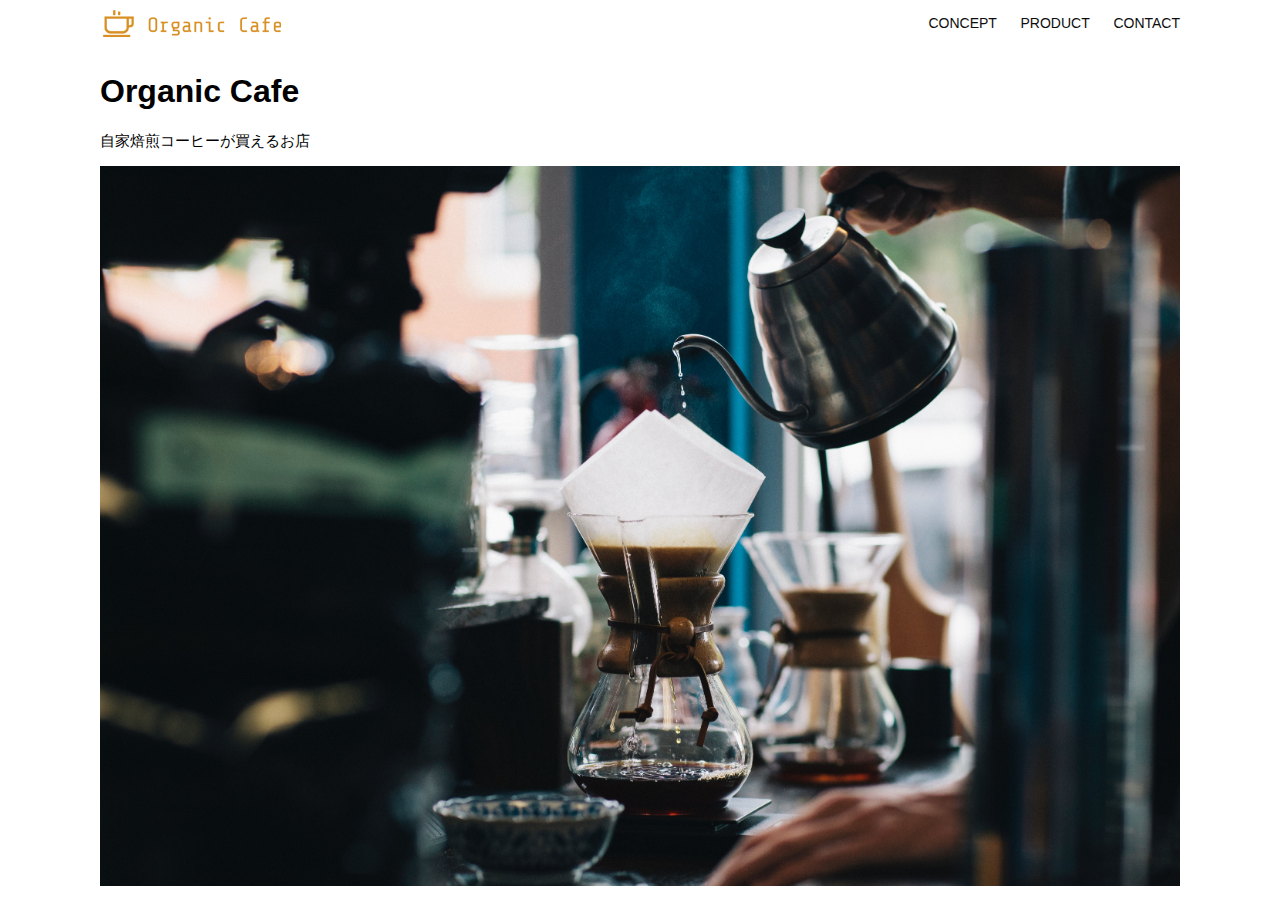
<file: kadai_013/index.html>
<!DOCTYPE html>
<html>
  <head>
    <title>Organic Cafe</title>
    <meta charset="UTF-8" />
    <meta
      name="description"
      content="自家焙煎のコーヒーがお家で楽しめるOrganic Cafe"
    />
    <meta name="viewport" content="width=device-width, initial-scale=1.0" />
    <link rel="stylesheet" href="style.css" />
  </head>
  <body>
    <!-- ヘッダー -->
    <header>
      <!-- ロゴ -->
      <a href="index.html" id="logo"
        ><img src="images/logo.png" alt="トップページに戻る"
      /></a>

      <!-- PC用ナビゲーション -->
      <nav id="nav-pc">
        <a href="index.html#concept">CONCEPT</a>
        <a href="index.html#product">PRODUCT</a>
        <a href="index.html#contact">CONTACT</a>
      </nav>

      <!-- スマホ用ナビゲーション -->
      <img id="menu-sp" src="images/button-menu.png" alt="ナビゲーションを開く"
      onclick="document.getElementById('nav-sp').style.display = 'block'">

      <nav id="nav-sp">
        <img id="close" src="images/button-close.png" alt="ナビゲーションを閉じる" onclick="document.getElementById('nav-sp').style.display = 'none'">
        <a id="logo-sp" href="index.html" onclick="document.getElementById('nav-sp').style.display = 'none'"><img src="images/logo-sp.png" alt="トップページへ戻る"></a>
        <a class="menu" href="index.html#concept" onclick="document.getElementById('nav-sp').style.display = 'none'">CONCEPT</a>
        <a class="menu" href="index.html#product" onclick="document.getElementById('nav-sp').style.display = 'none'">PRODUCT</a>
        <a class="menu" href="index.html#contact" onclick="document.getElementById('nav-sp').style.display = 'none'">CONTACT</a>
      </nav>
    </header>
    
    <main>
      <article>
        <!-- メインビジュアル -->
        <section id="main-visual">
          <div id="main-message">
            <h1>Organic Cafe</h1>
            <p>自家焙煎コーヒーが買えるお店</p>
          </div>
          <img
            src="images/main-image.jpg"
            alt="コーヒーをハンドドリップで淹れる画像"
          />
        </section>
      </article>
    </main>
  </body>
</html>
</file>
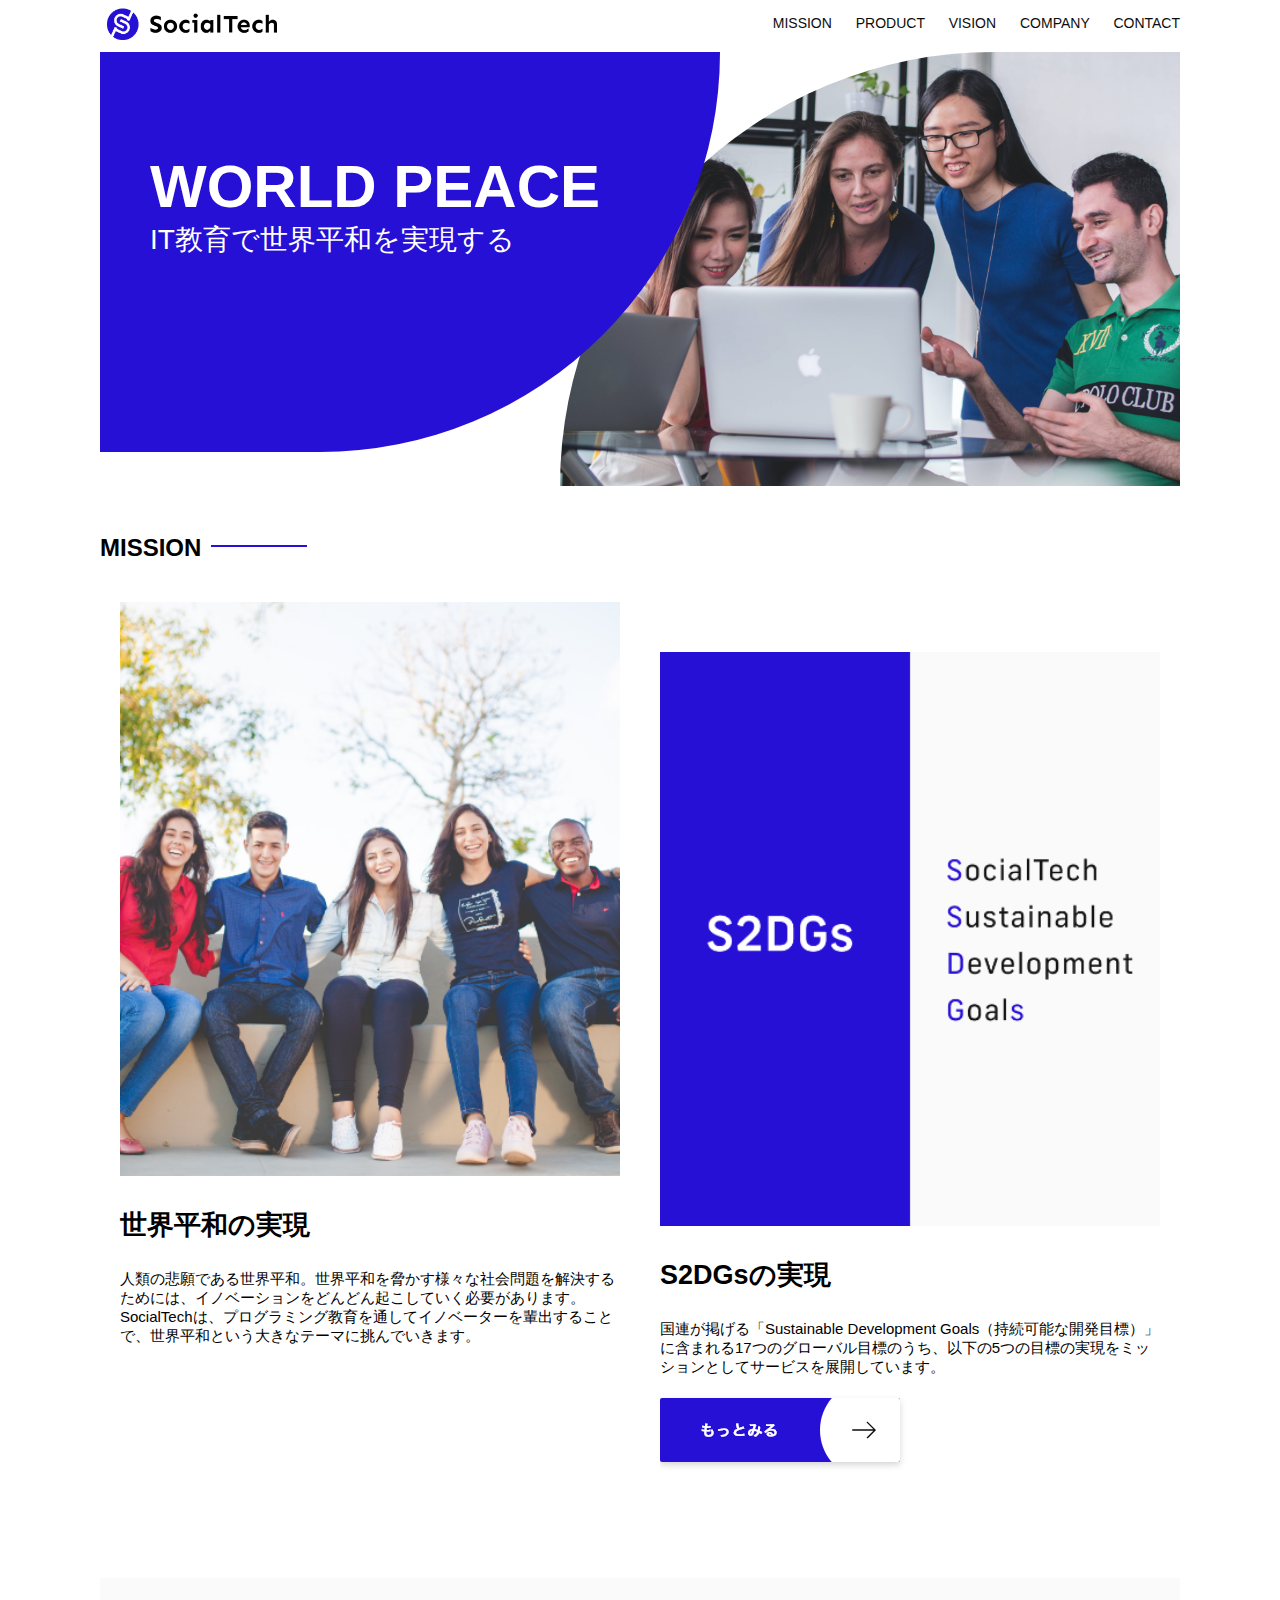
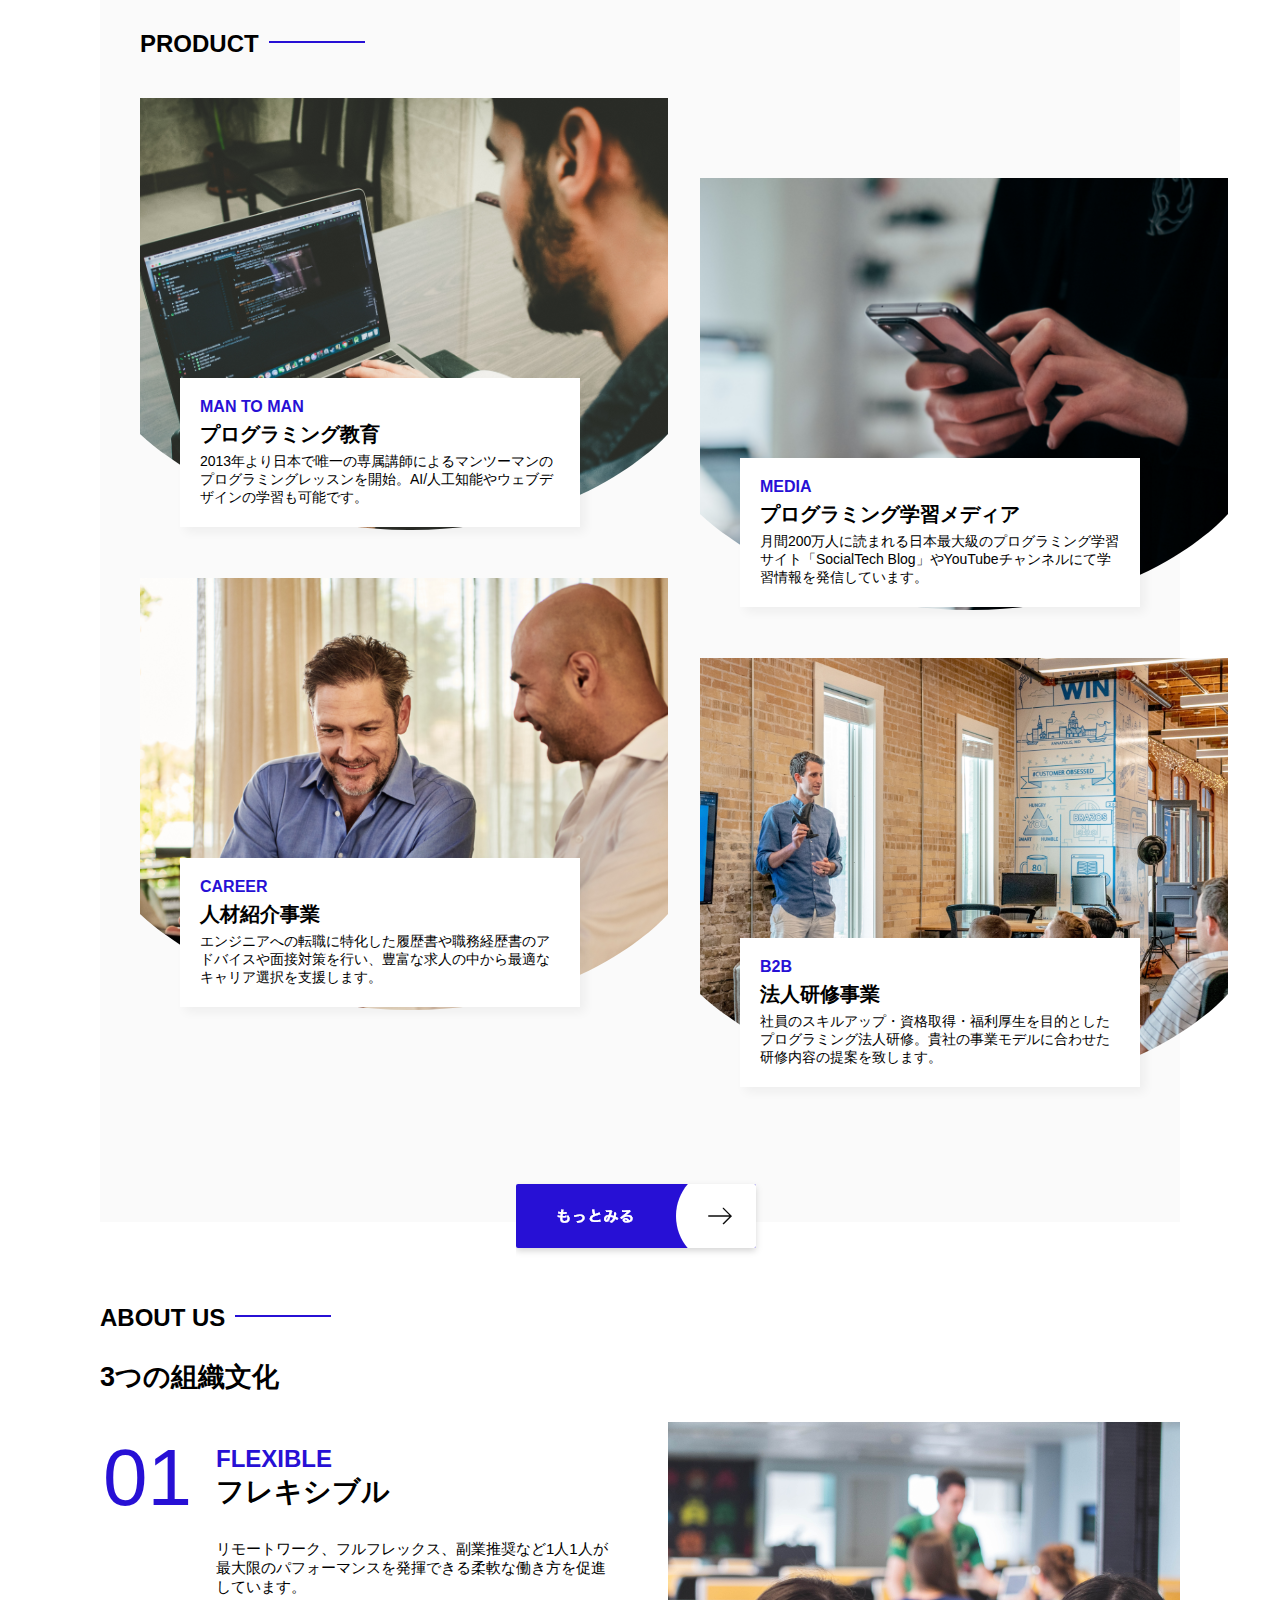
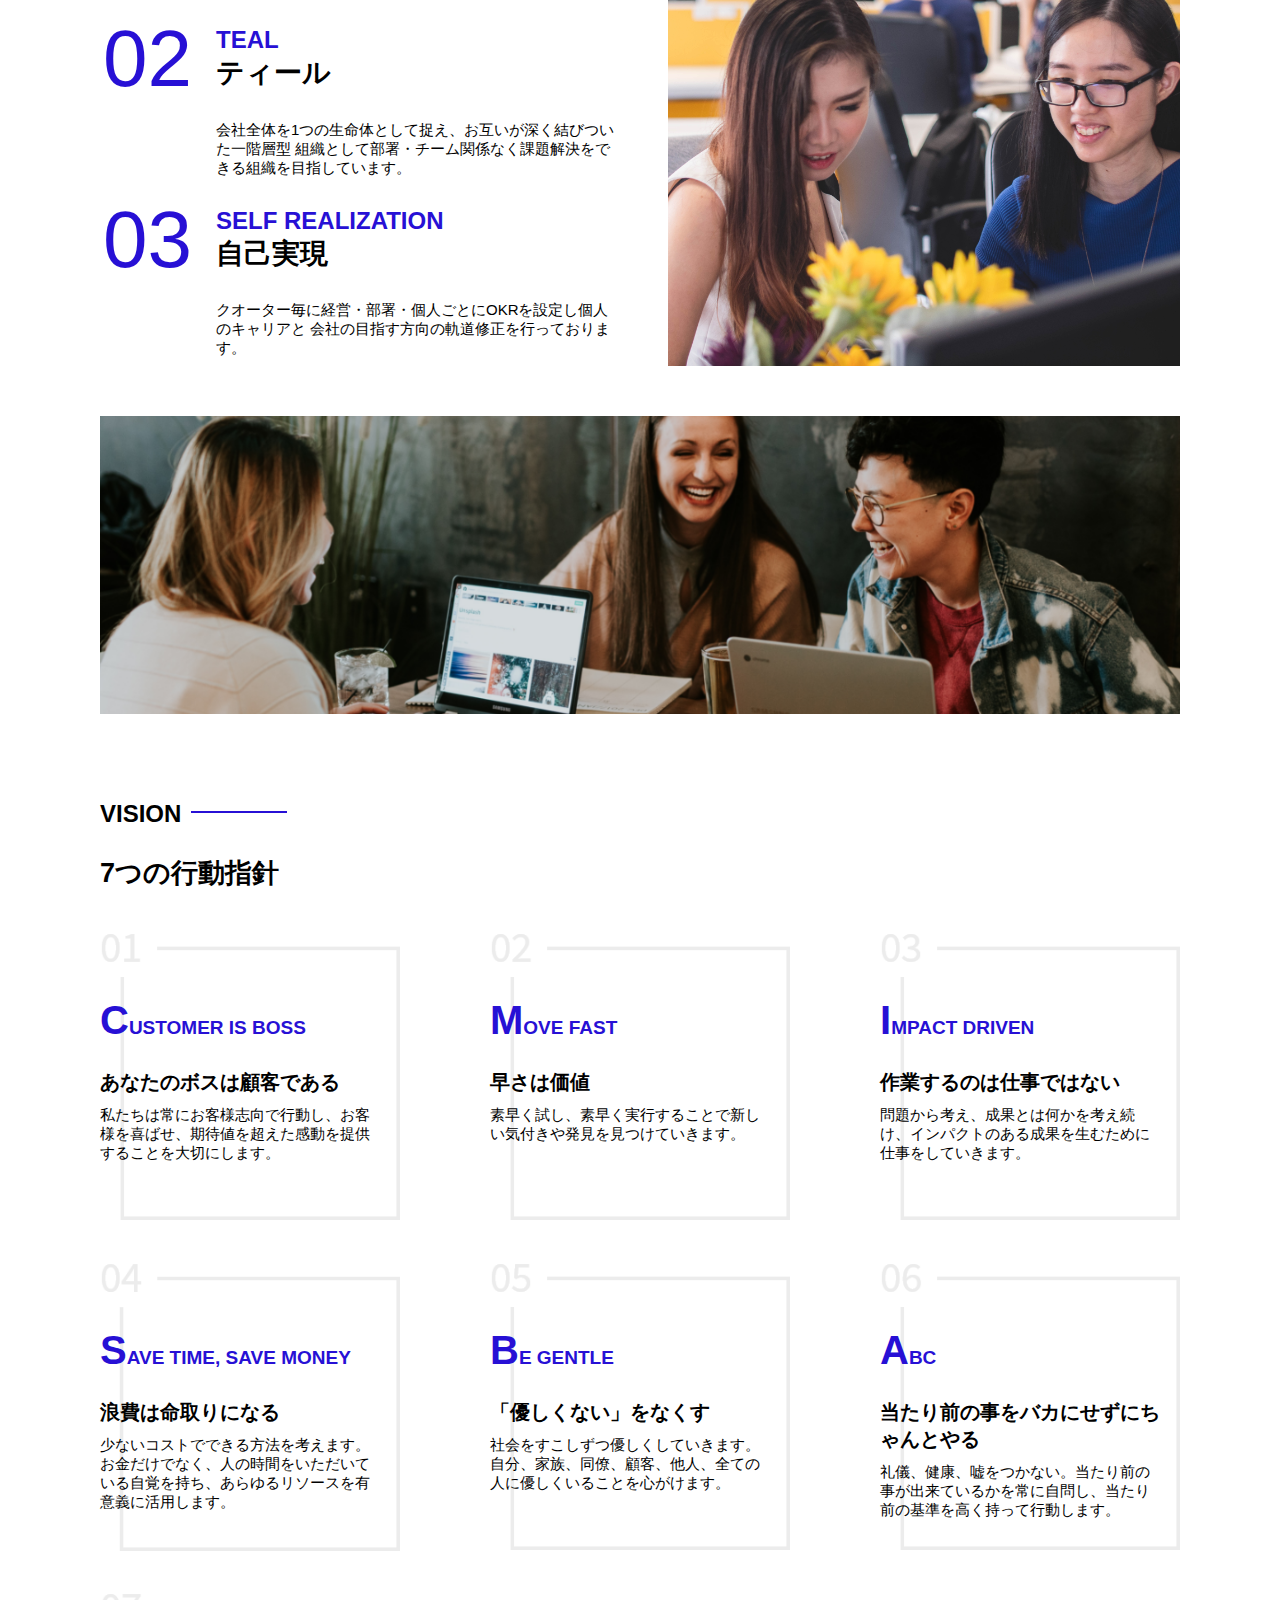
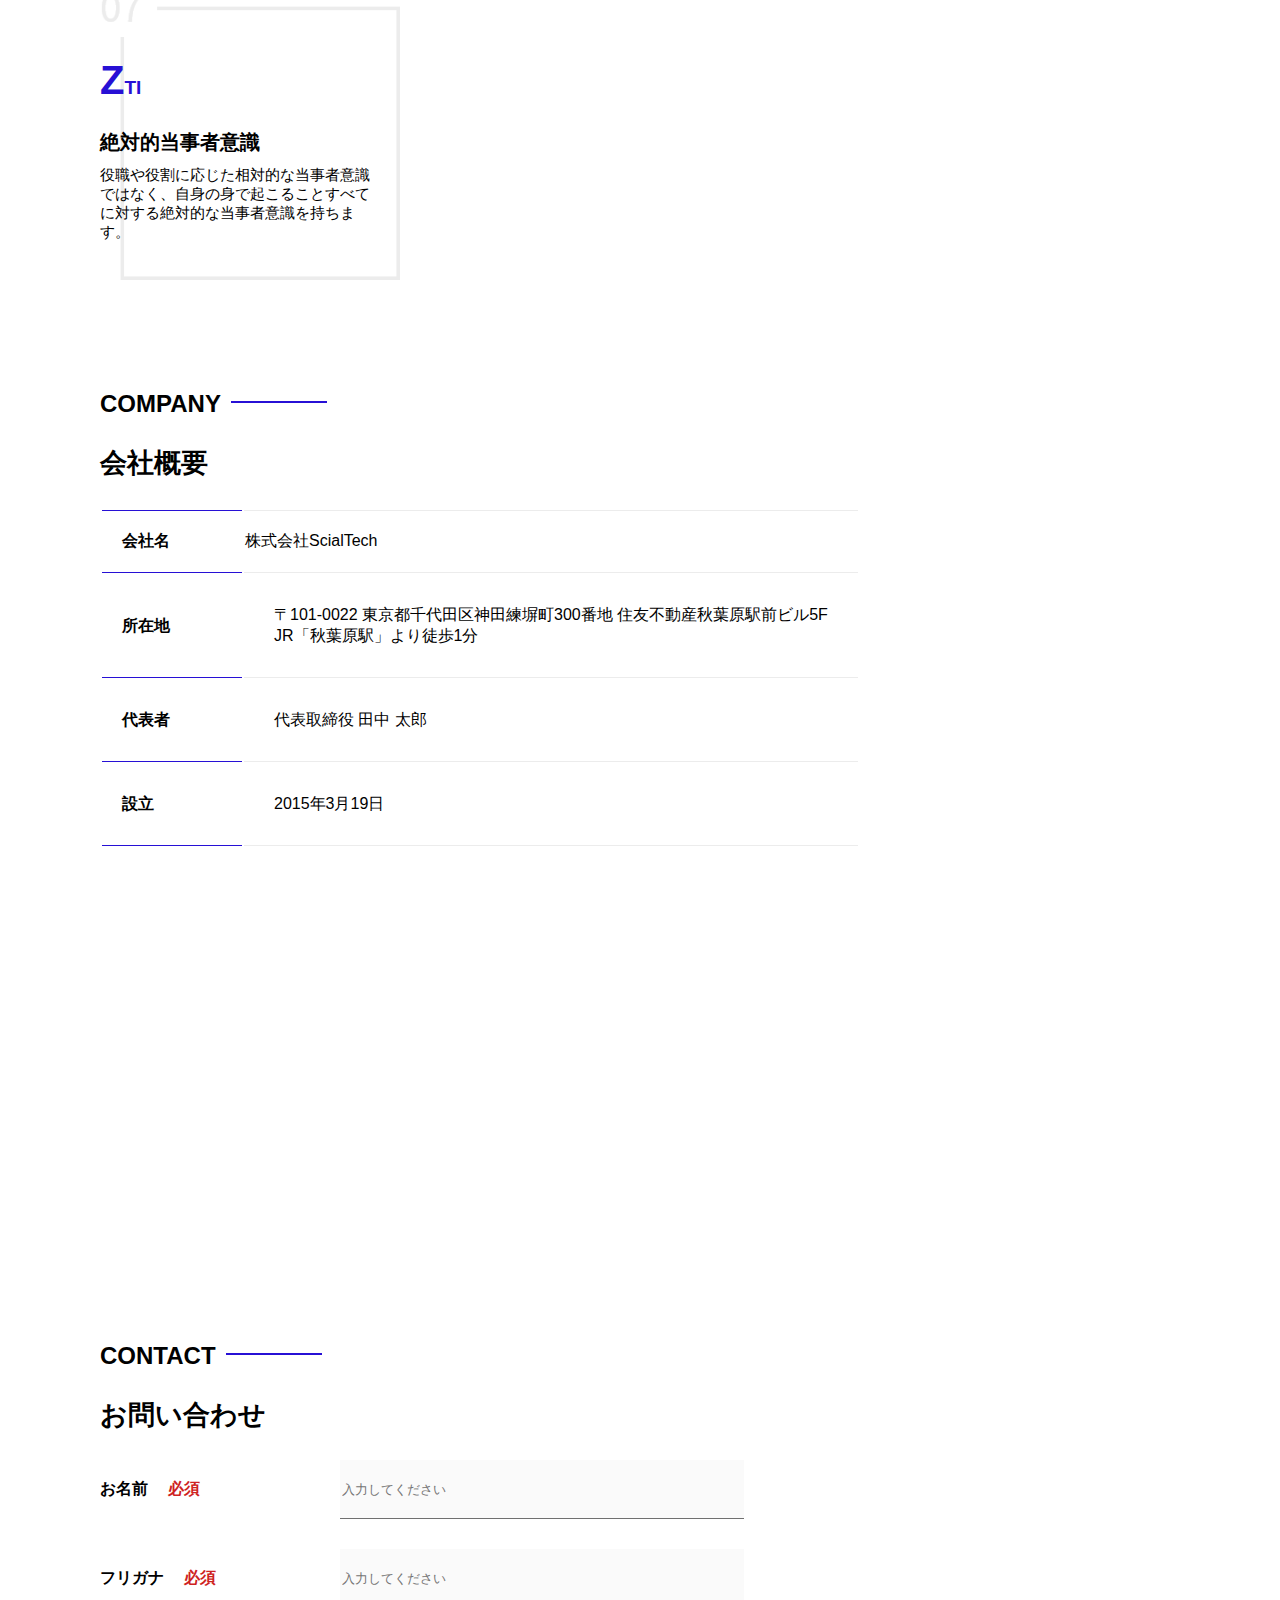
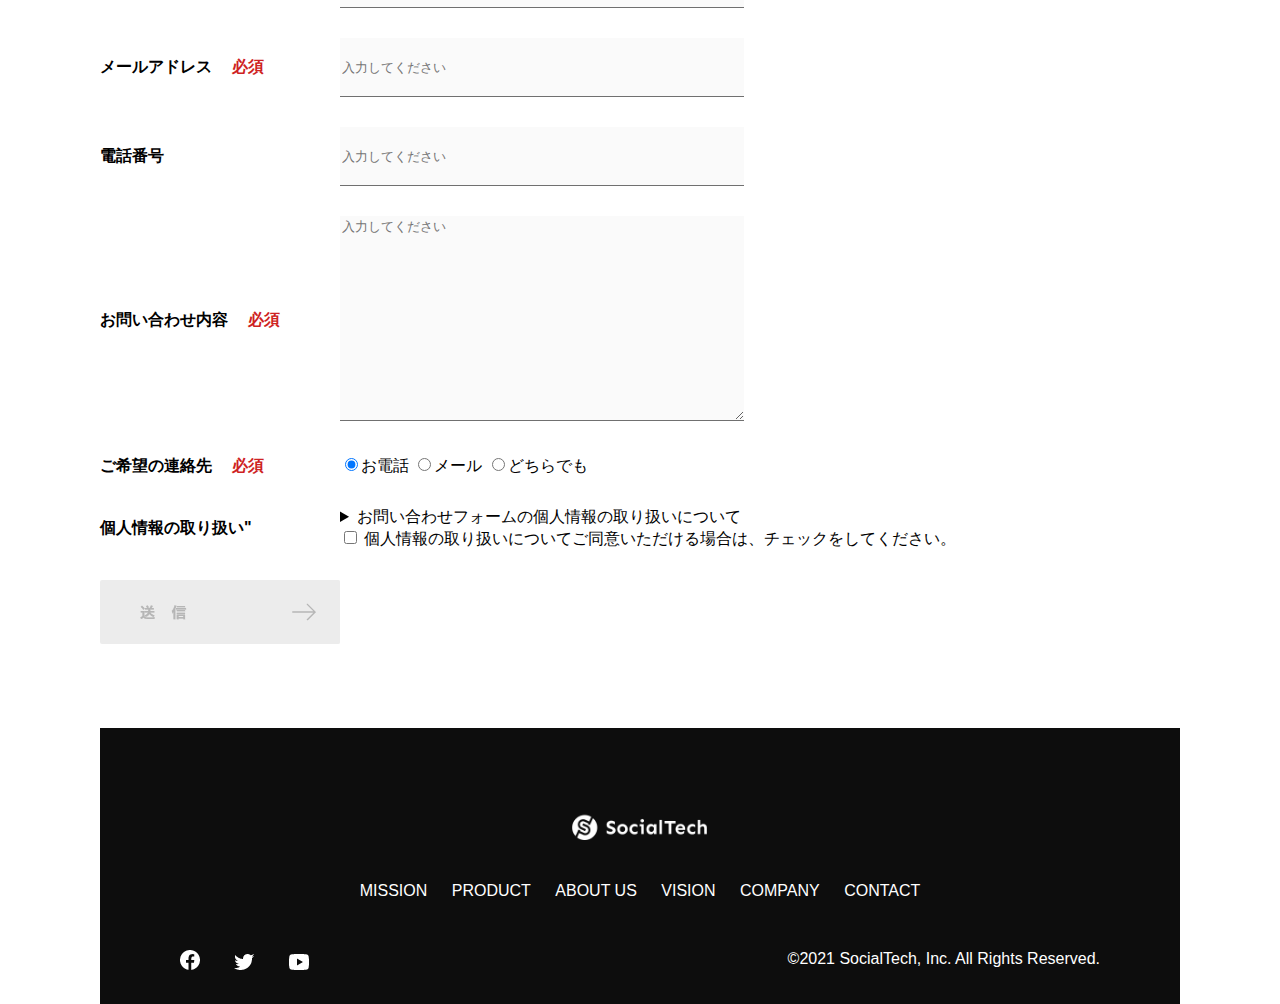
<file: kadai_tutorial_output/index.html>
<!DOCTYPE html>
<html>
  <head>
    <title>SocialTech</title>
    <meta charset="utf-8">
    <meta name="description" content="SocialTechはEdTech業界のリーディングカンパニーを目指します。">
    <meta name="viewport" content="width=device-width, initial-scale=1.0">
    <link rel="stylesheet" href="style.css">
  </head>

  <body>
    <header>
      <a href="index.html" id="logo"><img src="images/logo.png" alt="トップページに戻る"></a>
    

      <nav id="nav-pc">
        <a href="mission.html">MISSION</a>
        <a href="product.html">PRODUCT</a>
        <a href="index.html#aboutus">VISION</a>
        <a href="index.html#company">COMPANY</a>
        <a href="index.html#contact">CONTACT</a>
      </nav>
      <!-- スマホ用メニューボタン -->
      <img id="menu-sp" src="images/button-menu.png" alt="ナビゲーションを開く" onclick="document.getElementById('nav-sp').style.display = 'block'">
      <!-- スマホ用ナビゲーション -->
      <nav id="nav-sp">
        <img id="close" src="images/button-close.png" alt="ナビゲーション閉じる" onclick="document.getElementById('nav-sp').style.display = 'none'">
        <a id="logo-sp" href="index.html" onclick="document.getElementById('nav-sp').style.display = 'none'"><img src="images/logo-sp.png" alt="トップぺーじへ戻る"></a>
        <a class="menu" href="mission.html" onclick="document.getElementById('nav-sp').style.display = 'none'">MISSION</a>
        <a class="menu" href="product.html" onclick="document.getElementById('nav-sp').style.display = 'none'">PRODUCT</a>
        <a class="menu" href="index.html#aboutus" onclick="document.getElementById('nav-sp').style.display = 'none'">ABOUT US</a>
        <a class="menu" href="index.html#vision" onclick="document.getElementById('nav-sp').style.display = 'none'">VISION</a>
        <a class="menu" href="index.html#company" onclick="document.getElementById('nav-sp').style.display = 'none'">COMPANY</a>
        <a class="menu" href="index.html#contact" onclick="document.getElementById('nav-sp').style.display = 'none'">CONTACT</a>
      <div id="sns">
        <a href="https://www.facebook.com/sejuku2013"><img src="images/button-facebook.png" alt="Facebookのリンク"></a>
        <a href="https://twitter.com/samuraijuku"><img src="images/button-twitter.png" alt="Twitterのリンク"></a>
        <a href="https://www.youtube.com/channel/UCCFOQO5aDK0xXam4cUQXT8g"><img src="images/button-youtube.png" alt="YouTubeのリンク"></a>
      </div>
      </nav>
    
    
    </header>

    <main>
      <article>
        <!-- メインビジュアル -->
        <section id="main-visual">
          <div id="main-message">
            <h1>WORLD PEACE</h1>
            <p>IT教育で世界平和を実現する</p>
          </div>
          <img src="images/index/index-main.png" alt="PCの周りに集まる多国籍の仲間たち">
        </section>

        <!-- ミッション -->
        <section id="mission">
          <h2 class="index-h2">MISSION</h2>
          <div id="mission-flex">
            <div>
              <img id="mission-photo" src="images/index/index-mission.png" alt="屋外のベンチで写真を撮影する多国籍の仲間たち">
              <h3>世界平和の実現</h3>
              <p>人類の悲願である世界平和。世界平和を脅かす様々な社会問題を解決するためには、イノベーションをどんどん起こしていく必要があります。SocialTechは、プログラミング教育を通してイノベーターを輩出することで、世界平和という大きなテーマに挑んでいきます。
              </p>
            </div>
            <div>
              <img id="s2dgs" src="images/index/s2dgs.png" alt="S2DGs">
              <h3>S2DGsの実現</h3>  
              <p>国連が掲げる「Sustainable Development Goals（持続可能な開発目標）」に含まれる17つのグローバル目標のうち、以下の5つの目標の実現をミッションとしてサービスを展開しています。</p>
              <a href="mission.html"><img src="images/button-more.png" alt="もっとみる"></a>
            </div>
          </div>
        </section>

        <!-- プロダクト -->
        <section id="product">
          <h2 class="index-product">PRODUCT</h2>
          <div>
            <div id="product-left">
              <div>
                <img class="product-photo" src="images/index/index-mantoman.png" alt="PCでコードを書く男性">
                <div class="product-explain">
                  <span>MAN TO MAN</span>
                  <h3>プログラミング教育</h3>
                  <p>2013年より日本で唯一の専属講師によるマンツーマンのプログラミングレッスンを開始。AI/人工知能やウェブデザインの学習も可能です。</p>
                </div>
              </div>

              <div>
                <img class="product-photo" src="images/index/index-career.png" alt="笑顔で話し合う2人の男性">
                <div class="product-explain">
                  <span>CAREER</span>
                  <h3>人材紹介事業</h3>
                  <p>エンジニアへの転職に特化した履歴書や職務経歴書のアドバイスや面接対策を行い、豊富な求人の中から最適なキャリア選択を支援します。</p>
                </div>
              </div>
            </div>

            <div id="product-right">
              <div>
                <img  class="product-photo" src="images/index/index-media.png" alt="スマートフォンを操作する人">
                <div class="product-explain">
                  <span>MEDIA</span>
                  <h3>プログラミング学習メディア</h3>
                  <p>月間200万人に読まれる日本最大級のプログラミング学習サイト「SocialTech Blog」やYouTubeチャンネルにて学習情報を発信しています。</p>
                </div>
                </div>
              <div>
                <img class="product-photo" src="images/index/index-b2b.png" alt="講演中の男性とそれを聴く人々">
                 <div class="product-explain">
                 <span>B2B</span>
                  <h3>法人研修事業</h3>
                  <p>社員のスキルアップ・資格取得・福利厚生を目的としたプログラミング法人研修。貴社の事業モデルに合わせた研修内容の提案を致します。</p>
                </div>
              </div>
           </div>
          </div>

          <div>
            <a id="product-more" href="product.html">
              <img src="images/button-more.png" alt="もっとみる">
            </a>
          </div>
      </section>

      <!-- about us -->
      <section id="aboutus">
        <h2 class="index-h2">ABOUT US</h2>
        <h3>3つの組織文化</h3>
        <div>
          <table class="culture-table">
            <tr>
              <td>
                <span class="culture-num">01</span>
              </td>
              <td>
                <span class="culture-en">FLEXIBLE</span>
                <span class="culture-jp">フレキシブル</span>
              </td>
            </tr>
            <tr>
              <td>
                <!-- 空のセル -->
              </td>
              <td>
                <p class="culture-description">リモートワーク、フルフレックス、副業推奨など1人1人が最大限のパフォーマンスを発揮できる柔軟な働き方を促進しています。
                 </p>
              </td>
            </tr>

            <tr>
              <td>
                <span class="culture-num">02</span>
              </td>
              <td>
                <span class="culture-en">TEAL</span>
                <span class="culture-jp">ティール</span>
              </td>
            </tr>
            <tr>
              <td>
                <!-- 空のセル -->
              </td>
              <td>
                <p class="culture-description">会社全体を1つの生命体として捉え、お互いが深く結びついた一階層型
                  組織として部署・チーム関係なく課題解決をできる組織を目指しています。
                 </p>
              </td>
            </tr>

            <tr>
              <td>
                <span class="culture-num">03</span>
              </td>
              <td>
                <span class="culture-en">SELF REALIZATION</span>
                <span class="culture-jp">自己実現</span>
              </td>
            </tr>
            <tr>
              <td>
                <!-- 空のセル -->
              </td>
              <td>
                <p class="culture-description">クオーター毎に経営・部署・個人ごとにOKRを設定し個人のキャリアと
                  会社の目指す方向の軌道修正を行っております。
                 </p>
              </td>
            </tr>
          </table>
          <img class="culture-img" src="images/index/index-aboutus1.png" alt="笑顔で話し合う2人の女性">
        </div>
        <img class="culture-img2" src="images/index/index-aboutus2.png" alt="笑顔で話し合う3人の男女">
      </section>

      <!-- VISION -->
      <section id="vision">
          <h2 class="index-h2">VISION</h2>
          <h3>7つの行動指針</h3>
          <div>
            <div class="vision-box">
              <img src="images/index/vision-01.png" alt="01">
              <span>
                <h4>CUSTOMER IS BOSS</h4>
                <h5>あなたのボスは顧客である</h5>
                <p>私たちは常にお客様志向で行動し、お客様を喜ばせ、期待値を超えた感動を提供することを大切にします。</p>
              </span>
            </div>
            <div class="vision-box">
              <img src="images/index/vision-02.png" alt="02">
              <span>
                <h4>MOVE FAST</h4>
                <h5>早さは価値</h5>
                <p>素早く試し、素早く実行することで新しい気付きや発見を見つけていきます。</p>
              </span>
            </div>
            <div class="vision-box">
              <img src="images/index/vision-03.png" alt="03">
              <span>
                <h4>IMPACT DRIVEN</h4>
                <h5>作業するのは仕事ではない</h5>
                <p>問題から考え、成果とは何かを考え続け、インパクトのある成果を生むために仕事をしていきます。</p>
              </span>
            </div>
            <div class="vision-box">
              <img src="images/index/vision-04.png" alt="04">
              <span>
                <h4>SAVE TIME, SAVE MONEY</h4>
                <h5>浪費は命取りになる</h5>
                <p>少ないコストでできる方法を考えます。お金だけでなく、人の時間をいただいている自覚を持ち、あらゆるリソースを有意義に活用します。</p>
              </span>
            </div>
            <div class="vision-box">
              <img src="images/index/vision-05.png" alt="05">
              <span>
                <h4>BE GENTLE</h4>
                <h5>「優しくない」をなくす</h5>
                <p>社会をすこしずつ優しくしていきます。自分、家族、同僚、顧客、他人、全ての人に優しくいることを心がけます。</p>
              </span>
            </div>
            <div class="vision-box">
              <img src="images/index/vision-06.png" alt="06">
              <span>
                <h4>ABC</h4>
                <h5>当たり前の事をバカにせずにちゃんとやる</h5>
                <p>礼儀、健康、嘘をつかない。当たり前の事が出来ているかを常に自問し、当たり前の基準を高く持って行動します。</p>
              </span>
            </div>
            <div class="vision-box">
              <img src="images/index/vision-07.png" alt="07">
              <span>
                <h4>ZTI</h4>
                <h5>絶対的当事者意識</h5>
                <p>役職や役割に応じた相対的な当事者意識ではなく、自身の身で起こることすべてに対する絶対的な当事者意識を持ちます。</p>
              </span>
            </div>
          </div>
        </section>

<!-- 会社概要 -->
        <section id="company">
          <h2 class="index-h2">COMPANY</h2>
          <h3>会社概要</h3>
          <table id="table-company">
            <tr>
              <th class="tableheader-first">会社名</th>
              <td class="cell-first">株式会社ScialTech</td>
            </tr>
            <tr>
              <th class="tableheader">所在地</th>
              <td class="cell">〒101-0022 東京都千代田区神田練塀町300番地 住友不動産秋葉原駅前ビル5F<br>
                JR「秋葉原駅」より徒歩1分
              </td>
            </tr>
            <tr>
              <th class="tableheader">代表者</th>
              <td class="cell">代表取締役 田中 太郎</td>
            </tr>
            <tr>
              <th class="tableheader">設立</th>
              <td class="cell">2015年3月19日</td>
            </tr>
          </table>
          <iframe src="https://www.google.com/maps/embed?pb=!1m18!1m12!1m3!1d3240.060217865165!2d139.77213797629204!3d35.70013572893433!2m3!1f0!2f0!3f0!3m2!1i1024!2i768!4f13.1!3m3!1m2!1s0x60188ea7ba1a054d%3A0x81605e8b12064e47!2z44CSMTAxLTAwMjIg5p2x5Lqs6YO95Y2D5Luj55Sw5Yy656We55Sw57e05aGA55S6MzAw55Wq5Zyw!5e0!3m2!1sja!2sjp!4v1718685727387!5m2!1sja!2sjp" 
          style="border:0;" allowfullscreen="" loading="lazy">
          </iframe>
        </section>

        <!-- お問い合わせオーム -->
        <section id="contact">
          <h2 class="index-h2">CONTACT</h2>
          <h3>お問い合わせ</h3>
          <form>
            <div>
              <div class="contact-heading">
                <label class="contact-label">お名前<span class="contact-span">必須</span></label>
              </div>
              <div>
                <input type="text" name="name" placeholder="入力してください" class="contact-textbox">
              </div>
            </div>
            <div>
              <div class="contact-heading">
                <label class="contact-label">フリガナ<span class="contact-span">必須</span></label>
              </div>
              <div>
                <input type="text" name="hurigana" placeholder="入力してください" class="contact-textbox">
              </div>
            </div>
            <div>
              <div class="contact-heading">
                <label class="contact-label">メールアドレス<span class="contact-span">必須</span></label>
              </div>
              <div>
                <input type="text" name="email" placeholder="入力してください" class="contact-textbox">
              </div>
            </div>
            <div>
              <div class="contact-heading">
                <label class="contact-label">電話番号</label>
              </div>
              <div>
                <input type="text" name="tel" placeholder="入力してください" class="contact-textbox">
              </div>
            </div>
            <div>
              <div class="contact-heading">
                <label class="contact-label">お問い合わせ内容<span class="contact-span">必須</span></label>
              </div>
              <div>
                <textarea class="contact-textarea" placeholder="入力してください" name="message"></textarea>
              </div>
            </div>
            <div>
              <div class="contact-heading">
                <label class="contact-label">ご希望の連絡先<span class="contact-span">必須</span></label>
              </div>
              <div>
                <input class="radiobutton" type="radio" value="tel" name="contact" checked><label>お電話</label>
                <input class="radiobutton" type="radio" value="mail" name="contact" ><label>メール</label>
                <input class="radiobutton" type="radio" value="both" name="contact" ><label>どちらでも</label>
              </div>
            </div>
            <div>
              <div class="contact-heading">
                <label class="contact-label">個人情報の取り扱い"</label>
              </div>
              <div>
                <details>
                  <summary>お問い合わせフォームの個人情報の取り扱いについて</summary>
                  <div>
                    <span>１．組織の名称又は氏名</span><br>
                   株式会社SocialTech<br><br>
                   <span>２．個人情報保護管理者（若しくはその代理人）の氏名又は職名、所属及び連絡先
                     鈴木 一郎 コーポレート部</span><br>
                   メールアドレス:samurai@example.com<br>
                   TEL:03-1234-5678<br>
                   <span>３．個人情報の利用目的</span><br>
                   ・本サービス及び本サービスに関連する情報の提供又はそれらに関する連絡のため<br>
                   ・ユーザーの本人確認のため<br>
                   ・当社サービスのご案内のため<br>
                   ・当社の商品等の広告または宣伝（電子メールによるものを含むものとします。）<br><br>
                   <span>４．個人情報の取り扱い業務の委託</span><br>
                   個人情報の取扱業務の全部または一部を外部に業務委託する場合があります。<br>
                   その際、弊社は、個人情報を適切に保護できる管理体制を敷き実行していることを条件として<br>
                   委託先を厳選したうえで、機密保持契約を委託先と締結し、お客様の個人情報を厳密に管理させます。<br><br>
                   <span>５．個人情報の開示等の請求</span><br>
                   お客様は、弊社に対してご自身の個人情報の開示等（利用目的の通知、開示、内容の訂正・追加・削除、利用の停止または消去、第三者への提供の停止）に関して、当社問合わせ窓口に申し出ることができます。<br>
                   その際、弊社はお客様ご本人を確認させていただいたうえで、合理的な期間内に対応いたします。<br><br>
                   なお、個人情報に関する弊社問合わせ先は、次の通りです。<br><br>
                   株式会社SocialTech 個人情報問合せ窓口<br>
                   〒101-0022 東京都千代田区神田練塀町300番地 住友不動産秋葉原駅前ビル5F<br>
                   メールアドレス:samurai@example.com TEL:03-1234-5678<br><br>
                   <span>６．個人情報を提供されることの任意性について</span><br><br>
                   お客様がご自身の個人情報を弊社に提供されるか否かは、お客様のご判断によりますが、もしご提供されない場合には、適切なサービスが提供できない場合がありますので予めご了承ください。
                  </div>
                </details>
                <input type="checkbox" name="agree">
                <span>個人情報の取り扱いについてご同意いただける場合は、チェックをしてください。</span>
              </div>
            </div>
            <input type="image" src="images/button-submit.png" alt="送信する">
          </form>
        </section>
    </article>
      <footer>
        <div id="footer-logo">
          <img src="images/logo-sp.png" alt="SocialTech">
        </div>
        <div id="footer-link">
          <a href="mission.html">MISSION</a>
          <a href="product.html">PRODUCT</a>
          <a href="index.html#aboutus">ABOUT US</a>
          <a href="index.html#vision">VISION</a>
          <a href="index.html#company">COMPANY</a>
          <a href="index.html#contact">CONTACT</a>
        </div>
        <div id="sns-footer">
          <a href="https://www.facebook.com/sejuku2013"><img src="images/button-facebook.png" alt="Facebookのリンク"></a>
          <a href="https://twitter.com/samuraijuku"><img src="images/button-twitter.png" alt="Twitterのリンク"></a>
          <a href="https://www.youtube.com/channel/UCCFOQO5aDK0xXam4cUQXT8g"><img src="images/button-youtube.png" alt="YouTubeのリンク"></a>
          <span id="copyright">&copy;2021 SocialTech, Inc. All Rights Reserved.</span>
        </div>
      </footer>

    </main>
  </body>
</html>
</file>
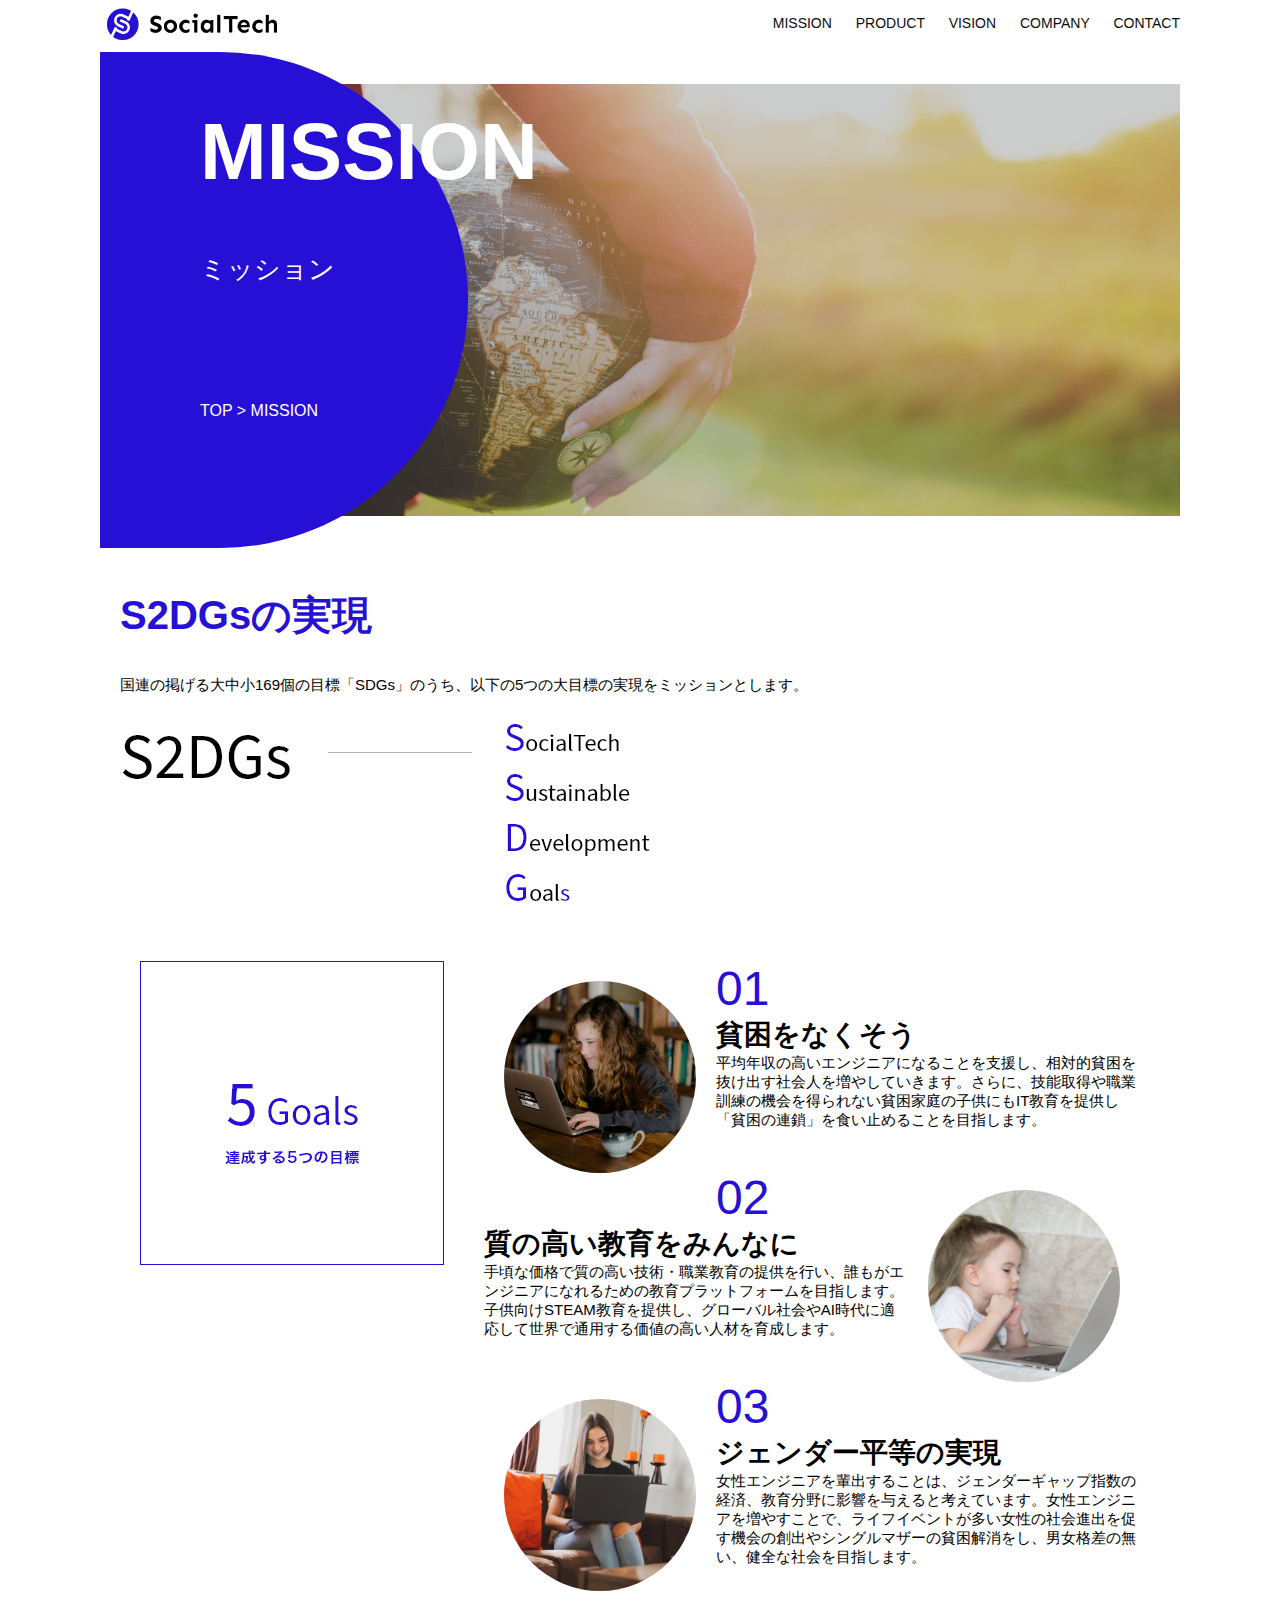
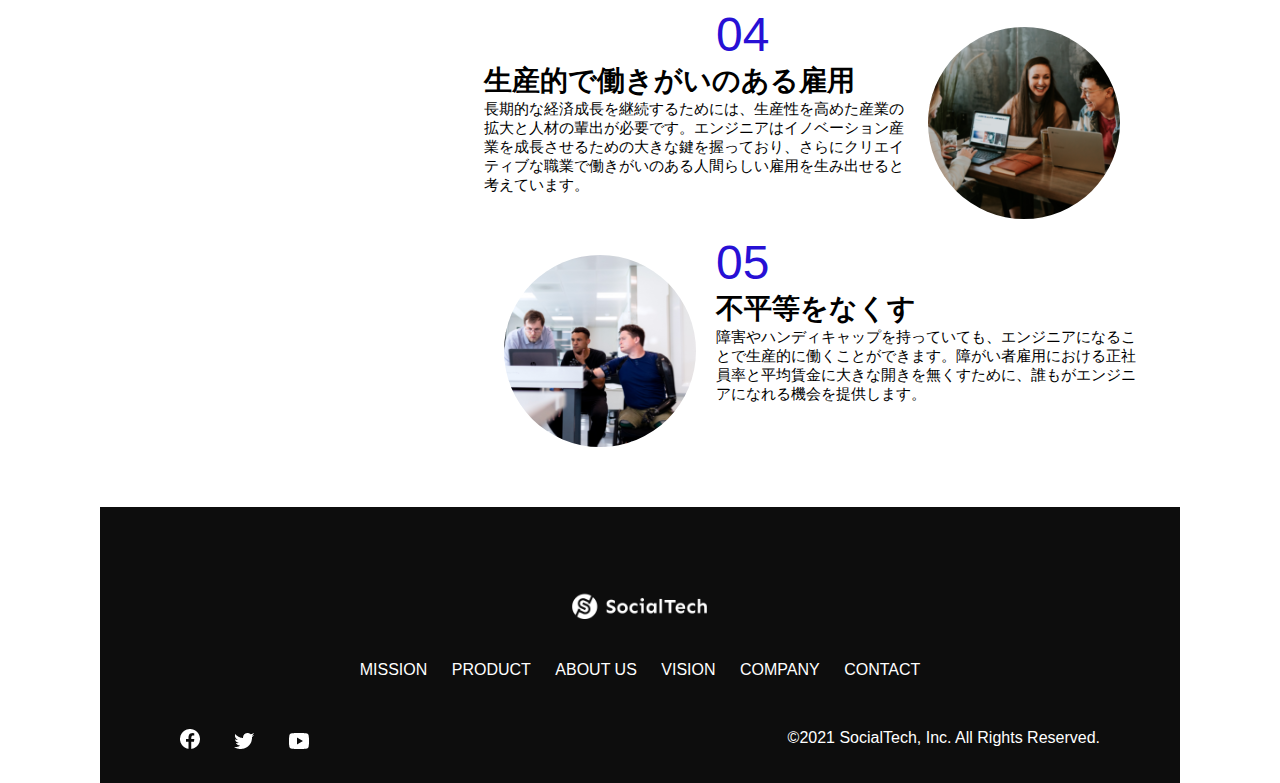
<file: kadai_tutorial_output/mission.html>
<!DOCTYPE html>
<html>
  <head>
    <title>SocialTech - MISSION ミッション -</title>
    <meta charset="utf-8">
    <meta name="description" content="SocialTechが目指す5つの目標（S2DGs）を紹介します">
    <meta name="viewport" content="width=device-width, initial-scale=1.0">
    <link rel="stylesheet" href="style.css">
  </head>

  <body>
    <header>
      <a href="index.html" id="logo"><img src="images/logo.png" alt="トップページに戻る"></a>
    

      <nav id="nav-pc">
        <a href="mission.html">MISSION</a>
        <a href="product.html">PRODUCT</a>
        <a href="index.html#aboutus">VISION</a>
        <a href="index.html#company">COMPANY</a>
        <a href="index.html#contact">CONTACT</a>
      </nav>
      <!-- スマホ用メニューボタン -->
      <img id="menu-sp" src="images/button-menu.png" alt="ナビゲーションを開く" onclick="document.getElementById('nav-sp').style.display = 'block'">
      <!-- スマホ用ナビゲーション -->
      <nav id="nav-sp">
        <img id="close" src="images/button-close.png" alt="ナビゲーション閉じる" onclick="document.getElementById('nav-sp').style.display = 'none'">
        <a id="logo-sp" href="index.html" onclick="document.getElementById('nav-sp').style.display = 'none'"><img src="images/logo-sp.png" alt="トップぺーじへ戻る"></a>
        <a class="menu" href="mission.html" onclick="document.getElementById('nav-sp').style.display = 'none'">MISSION</a>
        <a class="menu" href="product.html" onclick="document.getElementById('nav-sp').style.display = 'none'">PRODUCT</a>
        <a class="menu" href="index.html#aboutus" onclick="document.getElementById('nav-sp').style.display = 'none'">ABOUT US</a>
        <a class="menu" href="index.html#vision" onclick="document.getElementById('nav-sp').style.display = 'none'">VISION</a>
        <a class="menu" href="index.html#company" onclick="document.getElementById('nav-sp').style.display = 'none'">COMPANY</a>
        <a class="menu" href="index.html#contact" onclick="document.getElementById('nav-sp').style.display = 'none'">CONTACT</a>
      <div id="sns">
        <a href="https://www.facebook.com/sejuku2013"><img src="images/button-facebook.png" alt="Facebookのリンク"></a>
        <a href="https://twitter.com/samuraijuku"><img src="images/button-twitter.png" alt="Twitterのリンク"></a>
        <a href="https://www.youtube.com/channel/UCCFOQO5aDK0xXam4cUQXT8g"><img src="images/button-youtube.png" alt="YouTubeのリンク"></a>
      </div>
      </nav>
    </header>

    <main>
      <article>
        <section id="mission-main">
          <div id="mission-title">
            <h1>MISSION</h1>
            <span>ミッション</span>
            <div>TOP > MISSION</div>
          </div>
        </section>

        <section id="mission-s2dgs">
          <h2 class="mission-h2">S2DGsの実現</h2>
          <p>国連の掲げる大中小169個の目標「SDGs」のうち、以下の5つの大目標の実現をミッションとします。</p>
          <img src="images/mission/mission-s2dgs.png" alt="S2DGs">
        </section>
        
        <section id="mission-5goals">
          <div>
            <img id="s2dgs-image" src="images/mission/mission-5goals.png" alt="5Goals">
          </div>
          <div>
            <div>
              <img class="fivegoals-image-left" src="images/mission/mission-5goals01.png" alt="PCを操作する女の子">
              <span class="fivegoals-number">01</span>
              <h3 class="fivegoals-h3">貧困をなくそう</h3>
              <p class="fivegoals-p">平均年収の高いエンジニアになることを支援し、相対的貧困を抜け出す社会人を増やしていきます。さらに、技能取得や職業訓練の機会を得られない貧困家庭の子供にもIT教育を提供し「貧困の連鎖」を食い止めることを目指します。
              </p>
            </div>

            <div>
              <img class="fivegoals-image-right" src="images/mission/mission-5goals02.png" alt="PCを見つめる小さい女の子">
              <span class="fivegoals-number">02</span>
              <h3 class="fivegoals-h3">質の高い教育をみんなに</h3>
              <p class="fivegoals-p">手頃な価格で質の高い技術・職業教育の提供を行い、誰もがエンジニアになれるための教育プラットフォームを目指します。子供向けSTEAM教育を提供し、グローバル社会やAI時代に適応して世界で通用する価値の高い人材を育成します。
              </p>
            </div>

            <div>
              <img class="fivegoals-image-left" src="images/mission/mission-5goals03.png" alt="PCを操作する女性">
              <span class="fivegoals-number">03</span>
              <h3 class="fivegoals-h3">ジェンダー平等の実現</h3>
              <p class="fivegoals-p">女性エンジニアを輩出することは、ジェンダーギャップ指数の経済、教育分野に影響を与えると考えています。女性エンジニアを増やすことで、ライフイベントが多い女性の社会進出を促す機会の創出やシングルマザーの貧困解消をし、男女格差の無い、健全な社会を目指します。
              </p>
            </div>

            <div>
              <img class="fivegoals-image-right" src="images/mission/mission-5goals04.png" alt="笑顔で話し合う3人の男女">
              <span class="fivegoals-number">04</span>
              <h3 class="fivegoals-h3">生産的で働きがいのある雇用</h3>
              <p class="fivegoals-p">長期的な経済成長を継続するためには、生産性を高めた産業の拡大と人材の輩出が必要です。エンジニアはイノベーション産業を成長させるための大きな鍵を握っており、さらにクリエイティブな職業で働きがいのある人間らしい雇用を生み出せると考えています。
              </p>
            </div>

            <div>
              <img class="fivegoals-image-left" src="images/mission/mission-5goals05.png" alt="障害を持つ男性が生き生きと働く様子">
              <span class="fivegoals-number">05</span>
              <h3 class="fivegoals-h3">不平等をなくす</h3>
              <p class="fivegoals-p">障害やハンディキャップを持っていても、エンジニアになることで生産的に働くことができます。障がい者雇用における正社員率と平均賃金に大きな開きを無くすために、誰もがエンジニアになれる機会を提供します。
              </p>
            </div>
          </div>
        </section>

      </article>


<!-- フッター -->
      <footer>
        <div id="footer-logo">
          <img src="images/logo-sp.png" alt="SocialTech">
        </div>
        <div id="footer-link">
          <a href="mission.html">MISSION</a>
          <a href="product.html">PRODUCT</a>
          <a href="index.html#aboutus">ABOUT US</a>
          <a href="index.html#vision">VISION</a>
          <a href="index.html#company">COMPANY</a>
          <a href="index.html#contact">CONTACT</a>
        </div>
        <div id="sns-footer">
          <a href="https://www.facebook.com/sejuku2013"><img src="images/button-facebook.png" alt="Facebookのリンク"></a>
          <a href="https://twitter.com/samuraijuku"><img src="images/button-twitter.png" alt="Twitterのリンク"></a>
          <a href="https://www.youtube.com/channel/UCCFOQO5aDK0xXam4cUQXT8g"><img src="images/button-youtube.png" alt="YouTubeのリンク"></a>
          <span id="copyright">&copy;2021 SocialTech, Inc. All Rights Reserved.</span>
        </div>
      </footer>


    </main>
</file>
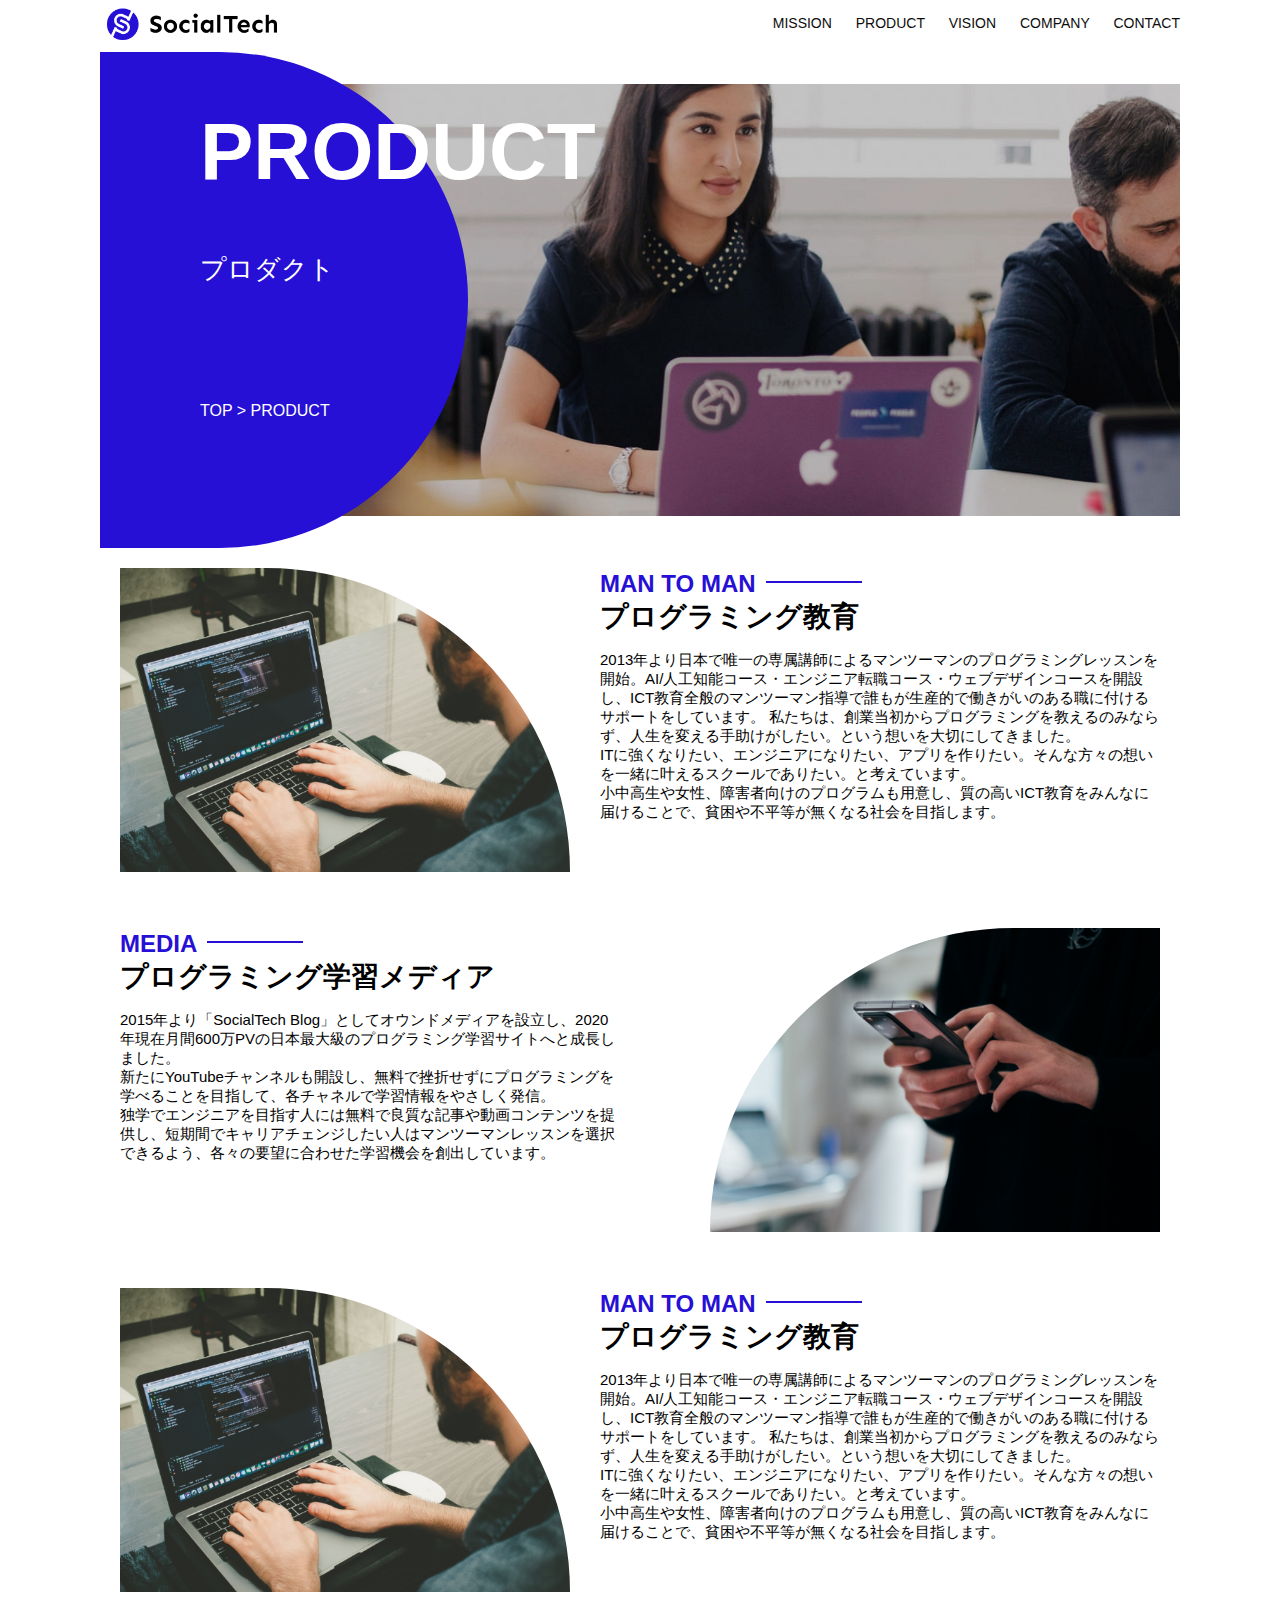
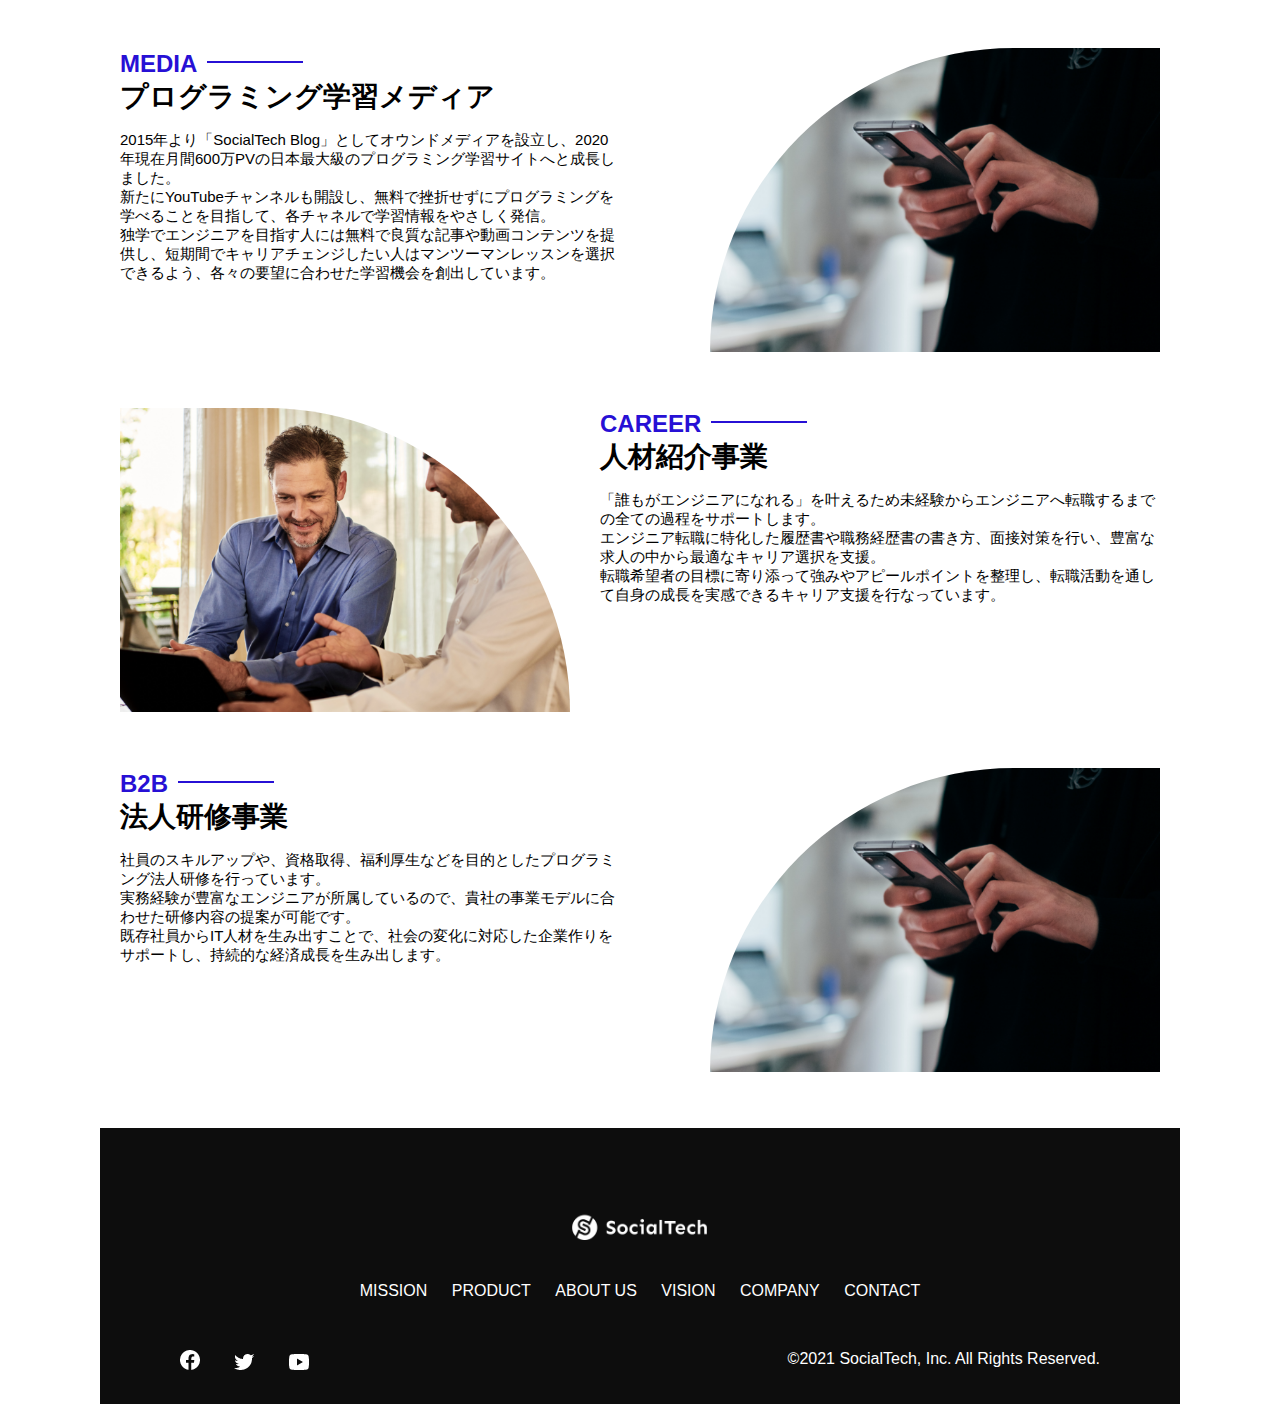
<file: kadai_tutorial_output/product.html>
<!DOCTYPE html>
<html>
  <head>
    <title>SocialTech -PRODUCT プロダクト-</title>
    <meta charset="utf-8">
    <meta name="description" content="SocialTechの4つのプロダクトを紹介します">
    <meta name="viewport" content="width=device-width, initial-scale=1.0">
    <link rel="stylesheet" href="style.css">
  </head>

  <body>
    <!-- ヘッダー -->
    <header>
      <!-- ロゴ -->
      <a href="index.html" id="logo"><img src="images/logo.png" alt="トップページに戻る"></a>
    <!-- PC用ナビゲーション -->
      <nav id="nav-pc">
        <a href="mission.html">MISSION</a>
        <a href="product.html">PRODUCT</a>
        <a href="index.html#aboutus">VISION</a>
        <a href="index.html#company">COMPANY</a>
        <a href="index.html#contact">CONTACT</a>
      </nav>
      <!-- スマホ用メニューボタン -->
      <img id="menu-sp" src="images/button-menu.png" alt="ナビゲーションを開く" onclick="document.getElementById('nav-sp').style.display = 'block'">
      <!-- スマホ用ナビゲーション -->
      <nav id="nav-sp">
        <img id="close" src="images/button-close.png" alt="ナビゲーション閉じる" onclick="document.getElementById('nav-sp').style.display = 'none'">
        <a id="logo-sp" href="index.html" onclick="document.getElementById('nav-sp').style.display = 'none'"><img src="images/logo-sp.png" alt="トップぺーじへ戻る"></a>
        <a class="menu" href="mission.html" onclick="document.getElementById('nav-sp').style.display = 'none'">MISSION</a>
        <a class="menu" href="product.html" onclick="document.getElementById('nav-sp').style.display = 'none'">PRODUCT</a>
        <a class="menu" href="index.html#aboutus" onclick="document.getElementById('nav-sp').style.display = 'none'">ABOUT US</a>
        <a class="menu" href="index.html#vision" onclick="document.getElementById('nav-sp').style.display = 'none'">VISION</a>
        <a class="menu" href="index.html#company" onclick="document.getElementById('nav-sp').style.display = 'none'">COMPANY</a>
        <a class="menu" href="index.html#contact" onclick="document.getElementById('nav-sp').style.display = 'none'">CONTACT</a>
      <div id="sns">
        <a href="https://www.facebook.com/sejuku2013"><img src="images/button-facebook.png" alt="Facebookのリンク"></a>
        <a href="https://twitter.com/samuraijuku"><img src="images/button-twitter.png" alt="Twitterのリンク"></a>
        <a href="https://www.youtube.com/channel/UCCFOQO5aDK0xXam4cUQXT8g"><img src="images/button-youtube.png" alt="YouTubeのリンク"></a>
      </div>
      </nav>
    </header>

    <main>
      <article>
        <section id="product-main">
          <div id="product-title">
            <h1>PRODUCT</h1>
            <span>プロダクト</span>
            <div>TOP > PRODUCT</div>
          </div>
        </section>
        <section class="product-section1">
          <img src="images/product/product-mantoman.png" alt="PCでコードを書く男性">
          <div>
            <h2 class="product-h2">MAN TO MAN</h2>
            <h3 class="product-h3">プログラミング教育</h3>
            <p>
              2013年より日本で唯一の専属講師によるマンツーマンのプログラミングレッスンを開始。AI/人工知能コース・エンジニア転職コース・ウェブデザインコースを開設し、ICT教育全般のマンツーマン指導で誰もが生産的で働きがいのある職に付けるサポートをしています。
             私たちは、創業当初からプログラミングを教えるのみならず、人生を変える手助けがしたい。という想いを大切にしてきました。<br>ITに強くなりたい、エンジニアになりたい、アプリを作りたい。そんな方々の想いを一緒に叶えるスクールでありたい。と考えています。<br>小中高生や女性、障害者向けのプログラムも用意し、質の高いICT教育をみんなに届けることで、貧困や不平等が無くなる社会を目指します。
           </p>
          </div>
        </section>
        <section class="product-section2">
          <div>
            <h2 class="product-h2">MEDIA</h2>
            <h3 class="product-h3">プログラミング学習メディア</h3>
            <p>
            2015年より「SocialTech
            Blog」としてオウンドメディアを設立し、2020年現在月間600万PVの日本最大級のプログラミング学習サイトへと成長しました。<br>新たにYouTubeチャンネルも開設し、無料で挫折せずにプログラミングを学べることを目指して、各チャネルで学習情報をやさしく発信。<br>独学でエンジニアを目指す人には無料で良質な記事や動画コンテンツを提供し、短期間でキャリアチェンジしたい人はマンツーマンレッスンを選択できるよう、各々の要望に合わせた学習機会を創出しています。
           </p>
           </div>
           <img src="images/product/product-media.png" alt="スマートフォンを操作する人">
         </section>
        <section class="product-section1">
          <img src="images/product/product-mantoman.png" alt="PCでコードを書く男性">
          <div>
            <h2 class="product-h2">MAN TO MAN</h2>
            <h3 class="product-h3">プログラミング教育</h3>
            <p>
              2013年より日本で唯一の専属講師によるマンツーマンのプログラミングレッスンを開始。AI/人工知能コース・エンジニア転職コース・ウェブデザインコースを開設し、ICT教育全般のマンツーマン指導で誰もが生産的で働きがいのある職に付けるサポートをしています。
             私たちは、創業当初からプログラミングを教えるのみならず、人生を変える手助けがしたい。という想いを大切にしてきました。<br>ITに強くなりたい、エンジニアになりたい、アプリを作りたい。そんな方々の想いを一緒に叶えるスクールでありたい。と考えています。<br>小中高生や女性、障害者向けのプログラムも用意し、質の高いICT教育をみんなに届けることで、貧困や不平等が無くなる社会を目指します。
           </p>
          </div>
        </section>
        <section class="product-section2">
          <div>
            <h2 class="product-h2">MEDIA</h2>
            <h3 class="product-h3">プログラミング学習メディア</h3>
            <p>
            2015年より「SocialTech
            Blog」としてオウンドメディアを設立し、2020年現在月間600万PVの日本最大級のプログラミング学習サイトへと成長しました。<br>新たにYouTubeチャンネルも開設し、無料で挫折せずにプログラミングを学べることを目指して、各チャネルで学習情報をやさしく発信。<br>独学でエンジニアを目指す人には無料で良質な記事や動画コンテンツを提供し、短期間でキャリアチェンジしたい人はマンツーマンレッスンを選択できるよう、各々の要望に合わせた学習機会を創出しています。
           </p>
           </div>
           <img src="images/product/product-media.png" alt="スマートフォンを操作する人">
         </section>
        <section class="product-section1">
          <img src="images/product/product-career.png" alt="笑顔で話し合う2人の男性">
          <div>
            <h2 class="product-h2">CAREER</h2>
            <h3 class="product-h3">人材紹介事業</h3>
            <p>
              「誰もがエンジニアになれる」を叶えるため未経験からエンジニアへ転職するまでの全ての過程をサポートします。<br>エンジニア転職に特化した履歴書や職務経歴書の書き方、面接対策を行い、豊富な求人の中から最適なキャリア選択を支援。<br>転職希望者の目標に寄り添って強みやアピールポイントを整理し、転職活動を通して自身の成長を実感できるキャリア支援を行なっています。<br>
           </p>
          </div>
        </section>
        <section class="product-section2">
          <div>
            <h2 class="product-h2">B2B</h2>
            <h3 class="product-h3">法人研修事業</h3>
            <p>
              社員のスキルアップや、資格取得、福利厚生などを目的としたプログラミング法人研修を行っています。<br>実務経験が豊富なエンジニアが所属しているので、貴社の事業モデルに合わせた研修内容の提案が可能です。<br>既存社員からIT人材を生み出すことで、社会の変化に対応した企業作りをサポートし、持続的な経済成長を生み出します。
           </p>
           </div>
           <img src="images/product/product-media.png" alt="スマートフォンを操作する人">
         </section>
  
      </article>


<!-- フッター -->
      <footer>
        <div id="footer-logo">
          <img src="images/logo-sp.png" alt="SocialTech">
        </div>
        <div id="footer-link">
          <a href="mission.html">MISSION</a>
          <a href="product.html">PRODUCT</a>
          <a href="index.html#aboutus">ABOUT US</a>
          <a href="index.html#vision">VISION</a>
          <a href="index.html#company">COMPANY</a>
          <a href="index.html#contact">CONTACT</a>
        </div>
        <div id="sns-footer">
          <a href="https://www.facebook.com/sejuku2013"><img src="images/button-facebook.png" alt="Facebookのリンク"></a>
          <a href="https://twitter.com/samuraijuku"><img src="images/button-twitter.png" alt="Twitterのリンク"></a>
          <a href="https://www.youtube.com/channel/UCCFOQO5aDK0xXam4cUQXT8g"><img src="images/button-youtube.png" alt="YouTubeのリンク"></a>
          <span id="copyright">&copy;2021 SocialTech, Inc. All Rights Reserved.</span>
        </div>
      </footer>


    </main>
</file>
<file: kadai_013/style.css>
/* PC、スマホ共通スタイル */
body {
  font-family: "Source Sans Pro", "Hiragino Kaku Gothic ProN", Meiryo, Arial,
    sans-serif;
}

p {
  font-size: 15px;
}

#main-visual>img {
  width: 100%;
}

/*================
PC用のスタイル 
=================*/
@media screen and (min-width: 768px) {
  /* 横幅設定 */
  body {
    max-width: 1080px;
    min-width: 960px;
    margin: 0 auto 0 auto;
  }

  /* ヘッダー */
  header {
    display: flex;
    justify-content: space-between;
  }

  /* ナビゲーションのレイアウト */
  #nav-pc {
    text-align: right;
    font-size: 14px;
    padding-top: 15px;
  }

  /* ナビゲーションのリンクの装飾設定 */
  #nav-pc>a {
    text-decoration: none;
    margin-left: 20px;
  }

  #nav-pc>a:link {
    color: #0d0d0d;
  }

  #nav-pc>a:visited {
    color: #0d0d0d;
  }

  #nav-pc>a:hover {
    color: #0d0d0d;
    text-decoration: underline;
  }

  #nav-pc>a:active {
    color: #0d0d0d;
  }

  #menu-sp {
    display: none;
  }

  #nav-sp {
    display: none;
  }
}


/* スマホ用スタイル */

@media screen and (max-width:767px) {
  /* 横幅設定 */
  body {
    min-width: 375px;
    margin: 0;
 }

  /* PCのナビゲーションを非表示に */
 #nav-pc {
  display: none;
 }

  /* ハンバーガーメニュー */
 #menu-sp {
  float: right;
  padding: 0;
 }

 /* スマホ用ナビゲーション */
 #nav-sp {
  background-color: #ce933e;
  position: absolute;
  left: 0;
  top: 0;
  height: 100%;
  width: 100%;
  display: none;
  z-index: 100;
 } 

 /* xボタン */
 #close {
  position: absolute;
  top: 20px;
  right: 20px;
 }

 /* ナビゲーションメニュー用ロゴ */
 #logo-sp {
  margin: 80px 0px 30px 20px;
 }

 #nav-sp > a {
  display: block;
 }

 #nav-sp > a:link {
  color: 	#ffffff;
 }

 #nav-sp > a:visited {
  color: #ffffff;
 }

 #nav-sp > a:hover {
  color: #ffffff;
 }

 #nav-sp > a:hover {
  text-decoration: underline;
 }

 #nav-sp > a:active {
  color: #ffffff;
 }

 #nav-sp > .menu {
  text-decoration: none;
  display: block;
  margin: 0px 20px;
  height: 44px;
  font-size: 16px;
  background-image: url("images/arrow.png");
  background-repeat: no-repeat;
  background-position: right top;
 }
}
</file>
<file: kadai_tutorial_output/style.css>
body {
  font-family: "Source Sans Pro", "Hiragino Kaku Gothic ProN", Meiryo, Arial, sans-serif;
}

p {
  font-size: 15px;
}

/* pc用のスタイル */

@media screen and (min-width:768px) {
  
  body {
  max-width: 1080px;
  min-width: 960px;
  margin: 0 auto 0 auto;
}

header {
  display: flex;
  justify-content: space-between;
}

#nav-pc {
  font-size: 14px;
  padding-top: 15px;
}

#nav-pc > a {
  text-decoration: none;
  margin-left: 20px;

}

#nav-pc > a:link{
  color: #0d0d0d;
}

#nav-pc > a:visited{
  color: #0d0d0d;
}

#nav-pc > a:hover{
  color: #0d0d0d;
  border-bottom:1px solid #0d0d0d;
}

#nav-pc > a:active{
  color: #0d0d0d;
}

/* スマホ用ナビを非表示 */
#nav-sp {
  display: none;
}

#menu-sp {
  display: none;
}

/* メインビジュアル */
#main-visual {
  position: relative;
  height: 400px;
}

#main-message {
  position: absolute;
  top: 0;
  left: 0;
  background-color: #2710d5;
  color: #ffffff;
  border-radius: 0 0 476px 0;
  width: 100%;
  height: 100%;
  max-width: 620px;
  z-index: 11;
}

#main-message > h1 {
  font-size: 60px;
  font-weight: bold;
  margin: 100px 0 0 50px;
}

#main-message p {
  font-size: 28px;
  margin: 0 0 0 50px;
}

#main-visual > img {
  max-width: 620px;
  border-radius: 476px 0 0 0;
  position: absolute;
  top: 0;
  right: 0;
  z-index: 10;
}

/* ミッション */
#mission {
  margin: 80px auto 80px auto;
  width: 100%;
}

#mission-flex {
  width: 100%;
  display: flex;
}

h2 {
  margin-top: 40px;
}

h2::after {
  content: url("images/line.png");
  margin-left: 10px;
}

h3 {
  font-size: 27px;
}

#mission-flex > div {
  width: 50%;
  margin: 20px;
}

#mission-photo {
  width: 100%;
}

#s2dgs {
  margin-top: 50px;
  width: 100%;
}

/* プロダクト */
#product {
background-color: #fafafa;
margin: 80px 0;
padding: 10px 40px 0px 40px;
}

#product > div {
  margin-top: 40px;
  display: flex;
}

#product-left {
  width: 50%;
  margin-right: 20px;
}

#product-right {
  width: 50%;
  margin-left: 20px;
  margin-top: 80px;
}

#product-left >div {
  position: relative;
  height: 480px;
  margin-right: 20px;
}

#product-right > div {
  position: relative;
  height: 480px;
  margin-left: 20px;
}

#product-photo {
  width: 100%;
}

.product-explain {
  background-color: #ffffff;
  position: absolute;
  left: 0;
  top: 280px; 
  margin: 0 40px;
  padding: 20px;
  box-shadow: 5px 5px 10px rgba(0, 0, 0, 0.05);
}

.product-explain > span {
  color: #2710d5;
  font-weight: bold;
  font-size: 16px;
  margin: 0;
}

.product-explain > h3 {
  font-size: 20px;
  margin: 5px 0;
}

.product-explain > p {
  font-size: 14px;
  margin: 0;
}

#product-more {
  margin: 0 auto -42px auto;

}

/* about us */
#aboutus {
  margin: 80px auto;
}

#aboutus > div {
  display: flex;
}

.culture-img {
  width: 100%;
  align-self: flex-start;
}

.culture-img2 {
  margin-top: 50px;
  width: 100%;
}

.culture-table {
  margin-right: 50px;
}

.culture-num {
  font-size: 80px;
  color: #2710d5;
  margin-right: 20px;
}

.culture-en {
  color: #2710d5;
  font-weight: bold;
  font-size: 24px;
  display: block;
}

.culture-jp {
  font-size: 28px;
  font-weight: bold;
}

.culture-description {
  margin: 0;
}

/* VISION */
#vision {
  margin:  80px auto;
  
}

#vision > div {
  width: 100%;
  display: flex;
  justify-content: space-between;
  flex-wrap: wrap;
}

.vision-box {
  width: 300px;
  height: 300px;
  margin-bottom: 30px;
  position: relative;
}

.vision-box > img {
  width: 100%;
  height: auto;
  position: absolute;
  top: 0;
  left: 0;
  z-index: 30;
}

.vision-box > span {
  position: absolute;
  top: 0;
  left: 0;
  z-index: 31;
  margin-right: 20px;
}
.vision-box > span > h4 {
  color: #2710d5;
  font-size: 19px;
  margin-top: 80px;
}

.vision-box > span > h4::first-letter {
  font-size: 40px;
}

.vision-box > span > h5 {
  font-size: 20px;
  margin: 0;
}

.vision-box > span > p {
  margin-top: 10px;
}

/* company */
#company {
  margin: 80px auto;
}

#company-table {
  width: 100%;
}

.tableheader {
  text-align: left;
  padding: 20px;
  border-bottom-color: #2710d5;
  border-bottom-width: 1px;
  border-bottom-style: solid;
  width: 100px;
}

.tableheader-first {
  text-align: left;
  padding: 20px;
  border-bottom-color: #2710d5;
  border-bottom-width: 1px;
  border-bottom-style: solid;
  border-top-color: #2710d5;
  border-top-width: 1px;
  border-top-style: solid;
  width: 100px;

}

.cell {
  padding: 30px;
  border-bottom-color: #ececec;
  border-bottom-width: 1px;
  border-bottom-style: solid;
}

.cell-first {
  border-top-color: #ececec;
  border-top-width: 1px;
  border-top-style: solid;
  border-bottom-color: #ececec;
  border-bottom-width: 1px;
  border-bottom-style: solid;
}

#company > iframe {
  width: 100%;
  height: 368px;
  margin-top: 40px;
}

/* contact */
#contact {
  margin: 80px auto;
}

#contact > form > div {
  display: flex;
  flex-direction: row;
  flex-wrap: wrap;
  padding-bottom: 30px;
}

.contact-heading {
  width: 240px;
  align-self: center;
}

.contact-label {
  font-weight: bold;
}

.contact-span {
  color: #ce2222;
  margin-left: 20px;
  font-weight: bold;
}

.contact-textbox {
  border-top: 0;
  border-left: 0;
  border-right: 0;
  border-bottom-width: 1px;
  border-bottom-color: #707070 ;
  background-color: #fafafa;
  width: 400px;
  height: 56px;
}

.contact-textarea {
  border-top: 0;
  border-right: 0;
  border-left: 0;
  border-bottom-width: 1px;
  border-bottom-color: #707070;
  border-bottom-style: solid;
  background-color: #fafafa;
  width: 400px;
  height: 200px;
}

details {
  width: 700px;
}

details > div {
  background-color: #fafafa;
  padding: 20px;
}

details > div >span {
  font-weight: bold;
}

/* フッター */
footer {
  background-color: #0d0d0d;
  text-align: center;
  padding: 80px 80px 30px 80px;
}

#footer-logo {
  margin-bottom: 30px;
}

#footer-link {
  margin-bottom: 50px;
}

#footer-link > a {
  text-decoration: none;
  margin: 10px;
}

#footer-link >a:link {
  color: #ffffff;
}
#footer-link a:visited {
  color:#ffffff;
}
#footer-link >a:hover {
  color: #ffffff;
  text-decoration: underline;
}
#footer-link >a:active {
  color: #ffffff;
}

#sns-footer {
  text-align: left;
  width: 100%;
}

#sns-footer >a {
  margin-right: 30px;
}

#copyright {
  color: #ffffff;
  float: right;
}

/* mission.htmlのスタイル */
/* メインビジュアル */
#mission-main {
  height: 496px;
  width: 100%;
  background-image: url("images/mission/mission-main.png");
  background-repeat: no-repeat;
  background-position-y: center;
  }

  #mission-title {
    background-color: #2710d5;
    width: 368px;
    color: #ffffff;
    height: 496px;
    border-radius: 0 248px 248px 0;
    position: relative;
  }

  #mission-title > h1 {
    position: absolute;
    top: 0;
    left: 100px;
    font-size: 80px;
  }

  #mission-title > span {
    position: absolute;
    top: 200px;
    left: 100px;
    font-size: 26px;
  }

  #mission-title > div {
    position: absolute;
    top: 350px;
    left: 100px;
    font-size: 16px;
  }
 
  #mission-s2dgs {
    width: 100%;
    margin: 20px;
  }

  .mission-h2 {
    color: #2710d5;
    font-size: 40px;
  }

  .mission-h2::after {
    content: none;
  }

  #mission-5goals {
    margin: 20px;
    display: flex;
  }

  #mission-5goals > div {
    flex-grow: 1;
    padding: 20px;
  }

  #mission-5goals > div > div {
    margin-bottom: 40px;
  }

  .fivegoals-image-right {
    float: right;
    margin: 20px;
  }

  .fivegoals-image-left {
    float: left;
    margin: 20px;
  }

  .fivegoals-number {
    color: #2710d5;
    font-size: 48px;
    margin: 0;
  }

  .fivegoals-h3 {
    font-size: 28px;
    margin: 0;
  }

  .fivegoals-p {
    margin: 0;
  }
/* ================  
product.html
メインビジュアル
================ */
#product-main {
  height: 496px;
  width: 100%;
  background-image: url("images/product/product-main.png");
  background-repeat: no-repeat;
  background-position-y: center;
}

#product-title {
  background-color: #2710d5;
  width: 368px;
  color: #ffffff;
  height: 496px;
  border-radius: 0 248px 248px 0;
  position: relative;
}

#product-title > h1 {
  position: absolute;
  top: 0;
  left: 100px;
  font-size: 80px;
}

#product-title > span {
  position: absolute;
  top: 200px;
  left: 100px;
  font-size: 26px;
}

#product-title > div {
  position: absolute;
  top: 350px;
  left: 100px;
  font-size: 16px;
}

/* メインコンテンツ */
.product-section1 {
  position: relative;
  margin: 20px;
  height: 340px;
}

.product-section1 > img {
  position: absolute;
  top: 0;
  left: 0;
  width: 450px;
  margin-right: 40px;
  margin-bottom: 30px;
  border-radius: 0 432px 0 0;
}

.product-section1 > div {
  position: absolute;
  top: 0;
  left: 480px;
}

.product-section2 {
  position: relative;
  margin: 20px;
  height: 340px;
}

.product-section2 > img {
  position: absolute;
  top: 0;
  right: 0;
  width: 450px;
  margin-left: 40px;
  margin-bottom: 30px;
  border-radius: 432px 0 0 0;
}

.product-section2 > div {
  width: 500px;
  position: absolute;
  top: 0;
  left: 0;
}

.product-h2 {
  color: #2710d5;
  font-size: 24px;
  margin: 0;
}

.product-h3 {
  font-size: 28px;
  margin: 0;
}

}

/* ===============
スマホ用のスタイル
=============== */

@media screen and (max-width: 767px){
  
  body {
  min-width: 375px;
  margin: 0;
  }

  #nav-pc {
    display: none;
  }

  #menu-sp {
    float: right;
    padding: 0;
  }

  #nav-sp {
    background-color: #2710d5;
    position: absolute;
    top: 0;
    left: 0;
    width: 100%;
    height: 100%;
    display: none;
    z-index: 100;
  }

  #close {
    position: absolute;
    top: 20px;
    right: 20px;
  }

  #logo-sp {
    margin: 80px 0px 30px 20px;
  }
  
  #nav-sp > a {
    display: block;
  }

  #nav-sp > a:link ,
  #nav-sp > a:visited ,
  #nav-sp > a:active {
  
    color: #ffffff;
  }

  #nav-sp > a:hover {
    color: #ffffff;
    text-decoration: underline;
  }

  #nav-sp > .menu {
    text-decoration: none;
    display: block;
    margin: 0px 20px 0px 20px;
    height: 44px;
    font-size: 16px;
    background-image: url("images/arrow.png");
    background-repeat: no-repeat;
    background-position: right top;
  }

  #sns {
    position: absolute;
    bottom: 20px;
    left: 20px;
  }

  #sns >a {
    margin-right: 30px;
  }

  #main-visual {
    position: relative;
    height: 470px;
    width: 100%;
    overflow: hidden;
  }

  #main-visual > div {
    position: absolute;
    top: 0;
    left: 0;
    background-color: #2710d5;
    color: white;
    border-radius: 0 0 476px 0;
    text-align: center;
    height: 280px;
    width: 100%;
    z-index: 11;
  }

  h1 {
    font-size: 28px;
    margin-top: 90px;
  }

  p {
    margin: 0;
  }

  #main-visual > img {
    width: 100%;
    border-radius: 476px 0 0 0;
    z-index: 10;
    position: absolute;
    bottom: 0;
    right: 0;  
  }

  h2::after {
    content: url(images/line.png);
    margin-left: 10px;
  }

  h3 {
    font-size: 24px;
    margin-top: 10px;
  }

  #mission {
    margin: 20px;
  }

  #mission-photo ,
  #s2dgs {
    width: 100%;
  }

  /* プロダクト */
  #product {
    background-color: #fafafa;
    padding-top: 10px;
  }

  #product h2 {
    margin-left: 20px;
  }

  #product-left ,
  #product-right {
    margin: 0px 20px;
  }

  #product-left > div , 
  #product-right > div {
    position: relative;
    height: 540px;
  }

  .product-explain {
    background-color: #ffffff;
    position: absolute;
    left: 0;
    bottom: 50px;
    padding: 20px;
    box-shadow: 5px 5px 10px rgba(0, 0, 0, 0.05);
  }

  .product-explain > span {
    color: #2710d5;
    font-weight: bold;
    font-size: 16px;
    margin: 0;
  }

  .product-explain > h3 {
    margin: 10px 0px;
  }

  .product-photo {
    width: 100%;
  }

  #product-more > img {
    margin-bottom: -42px;
    margin-left: 20px;
  }

  /* セクション */
  #aboutus {
    margin: 80px 20px;
  }

  #aboutus > div {
    display: flex;
    flex-direction: column;
  }

  .culture-table {
    width: 100%;
    padding-right: 20px;
    order: 2;
  }

  .culture-img {
    width: 100%;
    order: 1;
  }

  .culture-img2 {
    width: 100%;
  }

  .culture-num {
    font-size: 80px;
    color: #2710d5;
  }

  .culture-en {
    color: #2710d5;
    font-weight: bold;
    font-size: 24px;
    display: block;
  }

  .culture-jp {
    display: block;
  }

  .culture-description {
    margin: 0;
  }

  /* ビジョン */
  #vision {
    margin: 80px 20px;
  }

  .vision-box {
    height: 300px;
    width: 300px;
    margin-bottom: 30px;
    position: relative;
  }

  .vision-box > img {
    width: 100%;
    height: auto;
    position: absolute;
    top: 0;
    left: 0;
    z-index: 30;
  }

  .vision-box > span {
    position: absolute;
    top: 0;
    left: 0;
    z-index: 31;
    margin-right: 20px;
  }

  .vision-box > span >h4 {
    color: #2710d5;
    font-size: 10px;
    margin-top: 60px;
  }

  .vision-box > span > h5 {
    font-size: 20px;
    margin: 0;
  }

  .vision-box > span > p {
    margin-top: 10px;
  }

  /* 会社概要 */
  #company {
    margin: 0px 20px;
  }

  #company > h3 {
    margin-bottom: 20px; 
  }

  #company > table {
    width: 100%;
  }

  .tableheader-first {
    text-align: left;
    padding: 20px;
    border-bottom-color: #2710d5;
    border-bottom-width: 1px;
    border-bottom-style: solid;
    border-top-color: #2710d5;
    border-top-width: 1px;
    border-top-style: solid;
    width: 50px; 
  }

  .tableheader {
    text-align: left;
    padding: 20px;
    border-bottom-color: #2710d5;
    border-bottom-width: 1px;
    border-bottom-style: solid;
    width: 50px;
  }

  .cell {
    padding: 20px;
    border-bottom-color: #ececec;
    border-bottom-width: 1px;
    border-bottom-style: solid;
  }

  .cell-first {
    padding: 20px;
    border-bottom-color: #ececec;
    border-bottom-width: 1px;
    border-bottom-style: solid;
    border-top-color: #ececec;
    border-top-width: 1px;
    border-top-style: solid;
  }

  #company > iframe {
    width: 100%;
    height: 240px;
    margin-top: 40px;
  }

  /* 問い合わせ先 */
  #contact {
    margin: 80px 20px;
  }

  #contact > h3 {
    margin-bottom: 20px;
   }

   #contact > form > div {
    margin-bottom: 20px;
   }

   .contact-heading {
    margin-bottom: 20px;
   }

   .contact-label {
    font-weight: bold;
   }

   .contact-span {
    color: #ce2222;
    margin-left: 20px;
    font-weight: bold;
   }

   .contact-textbox {
    height: 56px;
    border-top: 0;
    border-left: 0;
    border-right: 0;
    background-color: #fafafa;
    border-bottom-color: #707070;
    border-bottom-width: 1px;
    border-bottom-style: solid;
    min-width: 300px;
    width: 100%;
   }

   .contact-textarea {
    height: 150px;
    border-top: 0;
    border-left: 0;
    border-right: 0;
    background-color: #fafafa;
    width: 100%;
  }

  .radiobutton {
    margin-bottom: 20px;
  }

  .radiobutton + label::after {
    content: "\A";
    white-space: pre;
  }

  /* フッター */
  footer {
    background-color: #0d0d0d;
    padding: 30px 20px 50px 20px;
  }

  #footer-logo {
    margin-bottom: 30px;
  }

  #footer-link {
    margin-bottom: 50px;
  }

  #footer-link > a {
    text-decoration: none;
    margin-right: 20px;
    margin-bottom: 30px;
    display: block;
    background-image: url("images/arrow.png");
    background-repeat: no-repeat;
    background-position: right top;
  }

  #footer-link > a:link {
    color: #ffffff;
  }

  #footer-link >a:visited {
    color: #ffffff;
  }

  #footer-link > a:hover {
    color: #ffffff;
    text-decoration: underline;
  }

  #footer-link >a:active {
    color: #ffffff;
  }

  #sns-footer > a {
    margin-right: 30px;
  }
  
  #copyright {
    font-size: 12px;
    display: block;
    margin-top: 30px;
    color: #ffffff;
  }

  /* mission.htmlのスタイル */
  /* メインビジュアル */

  #mission-main {
    height: 256px;
    width: 100%;
    background-image: url("images/mission/mission-main.png");
    background-repeat: no-repeat;
    background-position-y: center;
    background-size: auto 208px;
  }

  #mission-title {
    background-color: #2710d5;
    width: 136px;
    color: #ffffff;
    height: 256px;
    border-radius: 0 248px 248px 0;
    position: relative;
  }

  #mission-title > h1 {
    position: absolute;
    top: 0;
    left: 20px;
    font-size: 40px;
  }

  #mission-title > span {
    position: absolute;
    top: 135px;
    left: 20px;
    font-size: 18px;
  }

  #mission-title > div {
    position: absolute;
    top: 180px;
    left: 20px;
    font-size: 13px;
  }
  
  #mission-s2dgs {
    margin: 20px;
  }

  .mission-h2 {
    color: #2710d5;
    font-size: 38px;
  }

  .mission-h2::after {
    content: none;
  }

  #mission-s2dgs > img {
    width: 100%;
  }

  /* 5Goals */
  #mission-5goals {
    margin: 20px;
  }

  #mission-5goals > div > div {
    margin-bottom: 40px;
  }

  #s2dgs-image {
    width: 100%;
  }

  .fivegoals-image-right {
    margin: 20px auto;
    display: block;
  }

  .fivegoals-image-left {
    margin: 20px auto;
    display: block;
  }

  .fivegoals-number {
    color: #2710d5;
    font-size: 48px;
    margin: 0;
  }

  .fivegoals-h3 {
    font-size: 28px;
    margin: 0;
  }

  .fivegoals-p {
    margin: 0
    ;
  }

  /* product.html */
  /* メインビジュアル */
  #product-main {
    height: 256px;
    width: 100%;
    background-image: url("images/product/product-main.png");
    background-repeat: no-repeat;
    background-position-y: center;
    background-size: auto 208px;
  }

  #product-title {
    background-color: #2710d5;
    width: 136px;
    color: #ffffff;
    height: 256px;
    border-radius: 0 248px 248px 0;
    position: relative;
  }

  #product-title > h1 {
    position: absolute;
    top: 0;
    left: 20px;
    font-size: 40px;
  }

  #product-title > span {
    position: absolute;
    top: 140px;
    left: 20px;
    font-size: 18px;
  }

  #product-title > div {
    position: absolute;
    top: 180px;
    left: 20px;
    font-size: 13px;
  }

/* メインコンテンツ */
.product-section1 {
  margin: 20px;
}

.product-section1 > img {
  width: 100%;
  border-radius: 0 300px 0 0 ;
}

.product-section2 {
  margin: 20px;
  display: flex;
  flex-direction: column;
}

.product-section2 > img {
  order: 1;
  width: 100%;
  border-radius: 300px 0 0 0 ;
}

.product-section2 > div {
  order: 2;
}

.product-h2 {
  color: #2710d5;
  font-size: 24px;
  margin: 0;
}

.product-h3 {
  font-size: 28px;
  margin: 0;
}
 

}
</file>
